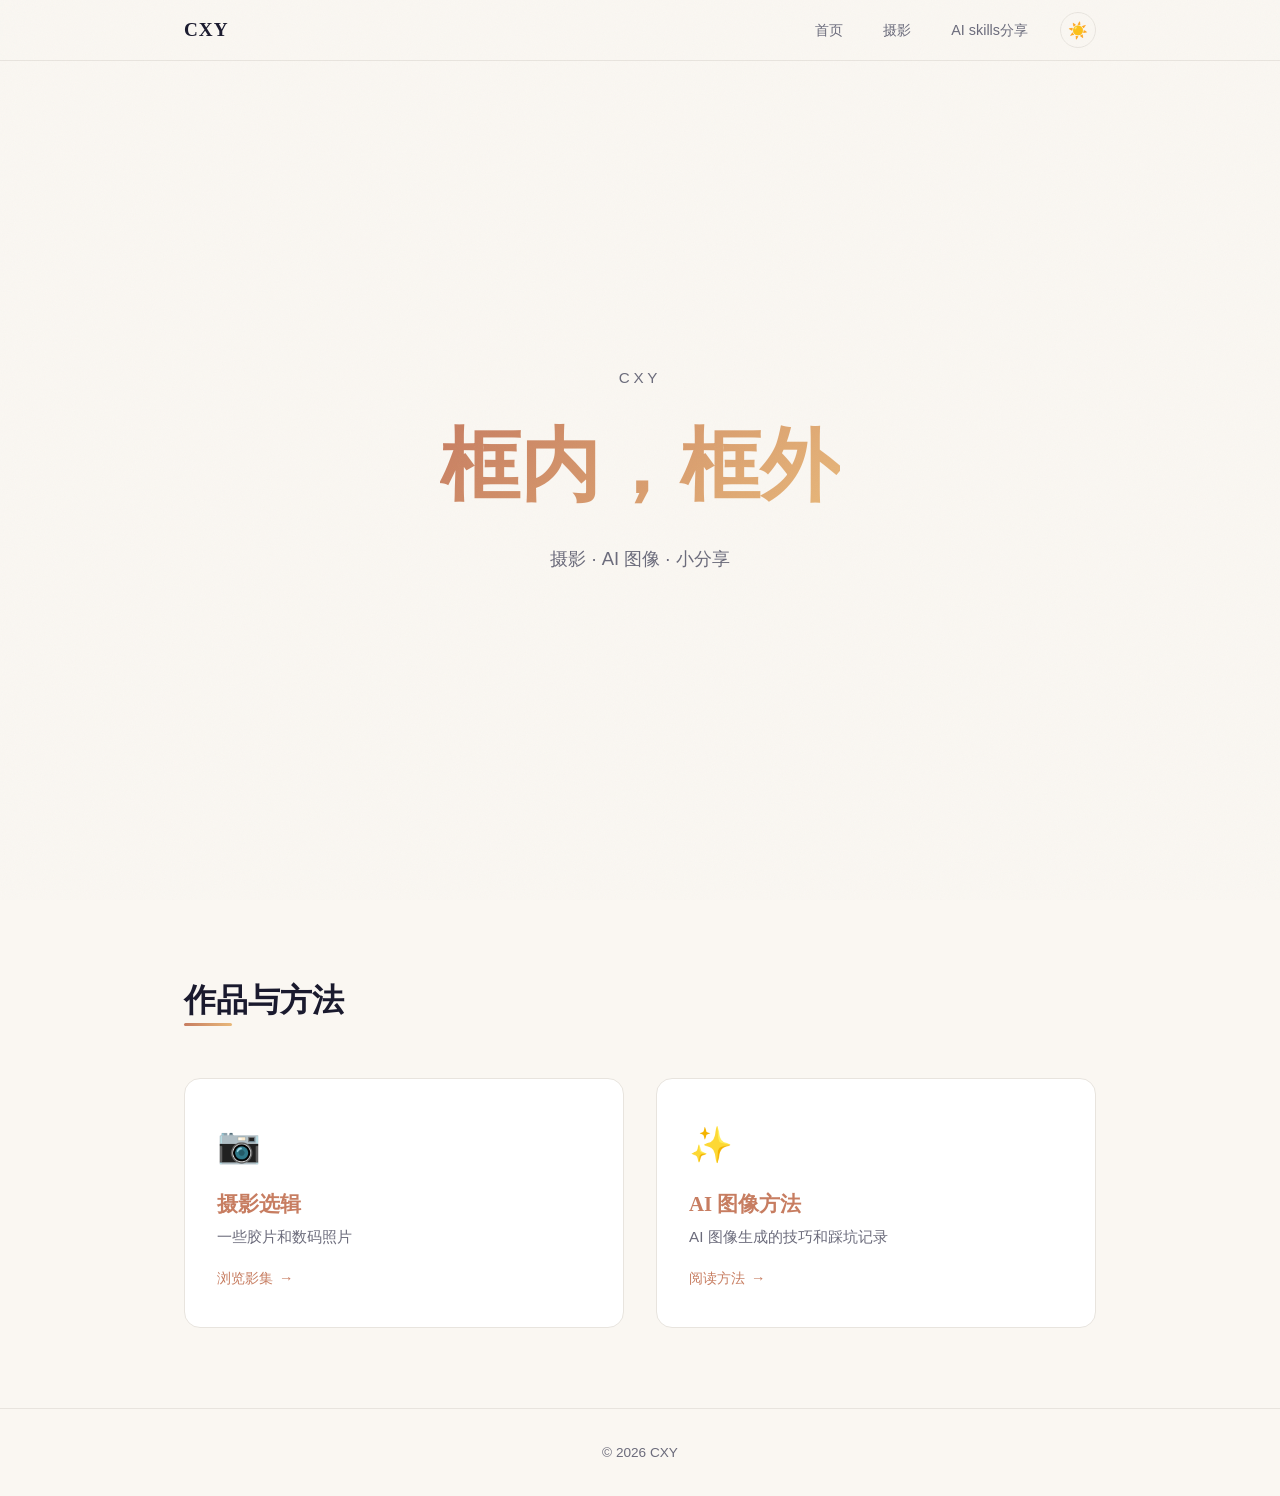
<file: index.html>
<!DOCTYPE html>
<html lang="zh-CN">
<head>
  <meta charset="UTF-8">
  <meta name="viewport" content="width=device-width, initial-scale=1.0">
  <meta name="description" content="CXY 的个人站">
  <title>CXY的个人站</title>
  <link rel="stylesheet" href="/css/style.css">
  <link rel="icon" href="data:image/svg+xml,<svg xmlns='http://www.w3.org/2000/svg' viewBox='0 0 100 100'><text y='.9em' font-size='90'>✦</text></svg>">
</head>
<body>

  <!-- Navigation -->
  <nav class="nav">
    <div class="nav-inner">
      <a href="/" class="nav-logo">CXY</a>
      <ul class="nav-links">
        <li><a href="/">首页</a></li>
        <li><a href="/photography/">摄影</a></li>
        <li><a href="/ai-skills/">AI skills分享</a></li>
        <li>
          <button id="themeToggle" class="theme-toggle" aria-label="切换主题">☀️</button>
        </li>
      </ul>
    </div>
  </nav>

  <!-- Hero -->
  <section class="hero">
    <p class="hero-subtitle reveal">CXY</p>
    <h1 class="hero-title reveal">框内，框外</h1>
    <p class="hero-desc reveal">
      摄影 · AI 图像 · 小分享
    </p>
  </section>

  <!-- Projects -->
  <section class="section" id="projects">
    <div class="container">
      <h2 class="section-title reveal">作品与方法</h2>
      <div class="project-grid">
        <a href="/photography/" class="project-card reveal">
          <span class="project-card-icon">📷</span>
          <h3>摄影选辑</h3>
          <p>一些胶片和数码照片</p>
          <span class="card-link">浏览影集</span>
        </a>
        <a href="/ai-skills/" class="project-card reveal">
          <span class="project-card-icon">✨</span>
          <h3>AI 图像方法</h3>
          <p>AI 图像生成的技巧和踩坑记录</p>
          <span class="card-link">阅读方法</span>
        </a>
      </div>
    </div>
  </section>

  <!-- Footer -->
  <footer class="footer">
    <div class="container">
      <p>&copy; 2026 CXY</p>
    </div>
  </footer>

  <script src="/js/main.js"></script>
</body>
</html>
</file>
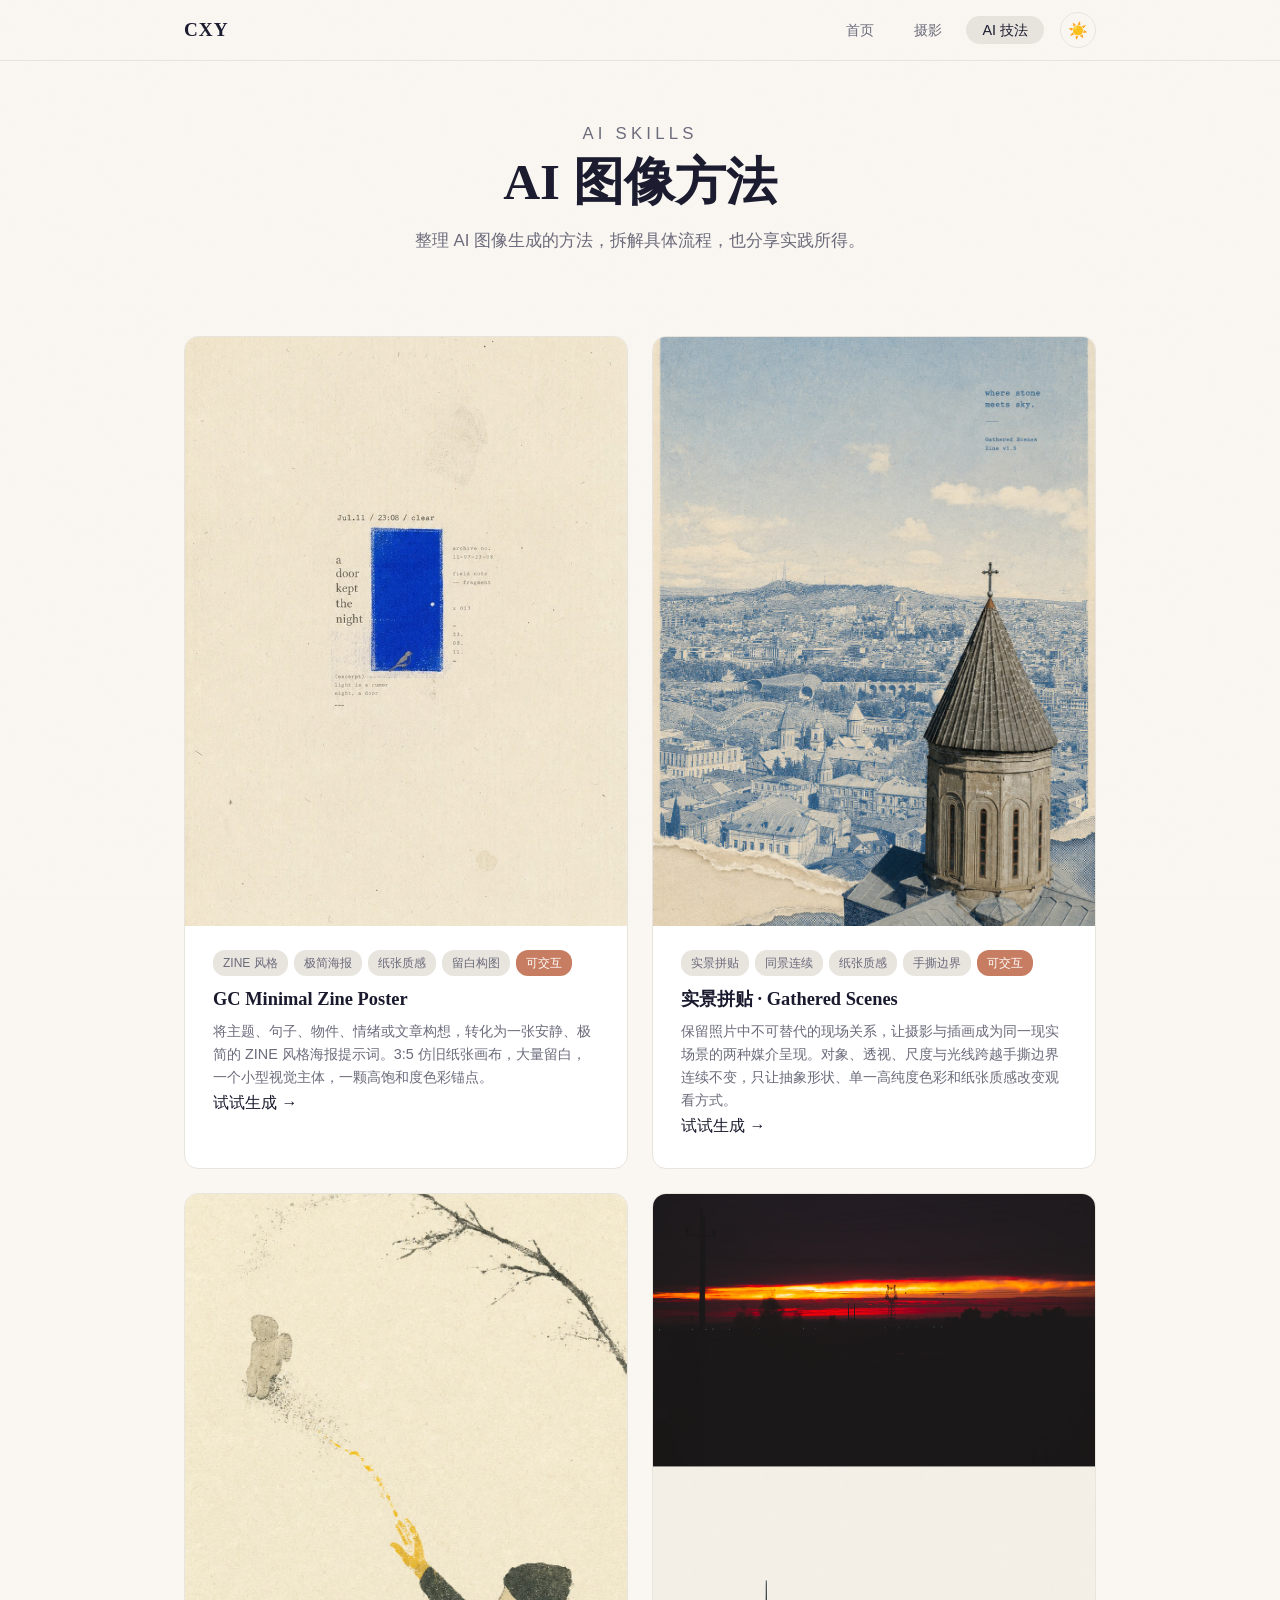
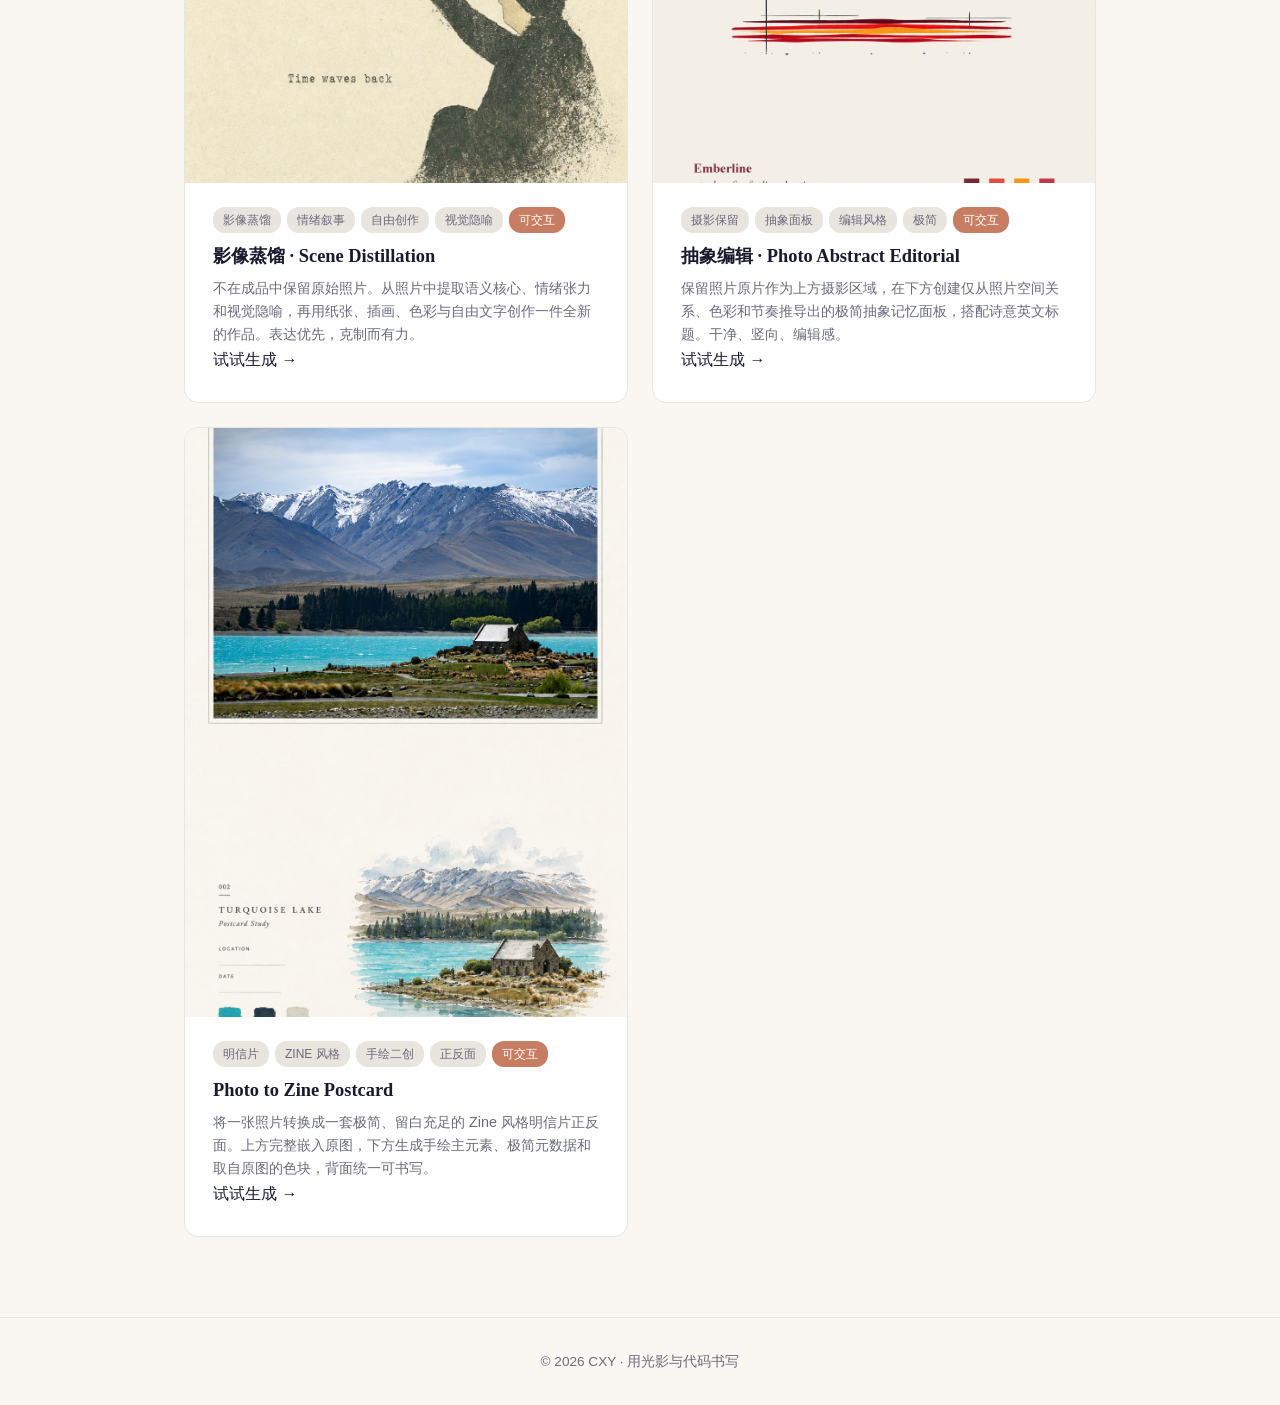
<file: ai-skills/index.html>
<!DOCTYPE html>
<html lang="zh-CN">
<head>
  <meta charset="UTF-8">
  <meta name="viewport" content="width=device-width, initial-scale=1.0">
  <meta name="description" content="CXY 的 AI 作图技能收集">
  <title>AI 技能 · CXY</title>
  <link rel="stylesheet" href="/css/style.css">
  <link rel="icon" href="data:image/svg+xml,<svg xmlns='http://www.w3.org/2000/svg' viewBox='0 0 100 100'><text y='.9em' font-size='90'>✨</text></svg>">
  <style>
    /* ============ Skill Card ============ */
    .skill-card { padding: 0; overflow: hidden; }
    .skill-card-img {
      width: 100%; aspect-ratio: 3/4; overflow: hidden; background: var(--border);
    }
    .skill-card-img img {
      width: 100%; height: 100%; object-fit: cover; display: block;
      transition: transform 0.6s ease;
    }
    .skill-card:hover .skill-card-img img { transform: scale(1.05); }
    .skill-card-body { padding: 24px 28px 28px; }
    .skill-card-body .card-link { margin-top: 0.5rem; }

    /* ============ Skill Detail ============ */
    .skill-detail {
      display: none; margin-top: 2rem;
      background: var(--bg-card); border: 1px solid var(--border); border-radius: 16px; overflow: hidden;
    }
    .skill-detail.active { display: block; }
    .skill-detail-banner {
      width: 100%; aspect-ratio: 3/1; overflow: hidden; background: var(--border);
    }
    .skill-detail-banner img {
      width: 100%; height: 100%; object-fit: cover; display: block;
    }
    .skill-detail-body { padding: 32px 40px 40px; }
    @media (max-width: 640px) { .skill-detail-body { padding: 20px 24px 24px; } }

    .skill-detail-header {
      display: flex; justify-content: space-between; align-items: flex-start; margin-bottom: 0.75rem;
    }
    .skill-detail-header h2 { font-size: 1.5rem; }
    .skill-detail-header .close-btn {
      background: none; border: 1px solid var(--border); border-radius: 50%;
      width: 32px; height: 32px; cursor: pointer; font-size: 1.1rem;
      color: var(--text-muted); transition: all var(--transition); flex-shrink: 0;
    }
    .skill-detail-header .close-btn:hover { color: var(--text); border-color: var(--text-muted); }
    .skill-detail-desc { color: var(--text-muted); font-size: 0.95rem; margin-bottom: 2rem; line-height: 1.7; }

    /* ============ Form ============ */
    .prompt-form { display: grid; gap: 28px; }
    .form-section-label {
      font-size: 0.8rem; text-transform: uppercase; letter-spacing: 0.12em;
      color: var(--text-muted); font-weight: 600;
      border-bottom: 1px solid var(--border); padding-bottom: 8px; margin-bottom: 16px;
    }
    .form-group { display: flex; flex-direction: column; gap: 8px; }
    .form-group label {
      font-size: 0.85rem; font-weight: 600; color: var(--text);
    }
    .form-group label .hint { font-weight: 400; color: var(--text-muted); font-size: 0.78rem; }
    .form-group input, .form-group textarea {
      padding: 10px 14px; border: 1px solid var(--border); border-radius: 8px;
      background: var(--bg); color: var(--text); font-size: 0.9rem;
      font-family: inherit; transition: border-color var(--transition);
    }
    .form-group input:focus, .form-group textarea:focus { outline: none; border-color: var(--accent-1); }
    .form-group textarea { resize: vertical; min-height: 80px; }
    .form-row { display: grid; grid-template-columns: 1fr 1fr; gap: 20px; }
    .form-group.full { grid-column: 1 / -1; }
    @media (max-width: 640px) { .form-row { grid-template-columns: 1fr; } }

    /* ============ Visual Selectors ============ */
    .color-swatches { display: flex; flex-wrap: wrap; gap: 10px; }
    .color-swatch {
      width: 36px; height: 36px; border-radius: 50%; cursor: pointer;
      border: 3px solid transparent; transition: all var(--transition);
      flex-shrink: 0; position: relative;
    }
    .color-swatch:hover { transform: scale(1.15); }
    .color-swatch.selected { border-color: var(--text); box-shadow: 0 0 0 2px var(--bg-card); }
    .color-swatch .tooltip {
      position: absolute; bottom: -28px; left: 50%; transform: translateX(-50%);
      font-size: 0.65rem; color: var(--text-muted); white-space: nowrap;
      opacity: 0; pointer-events: none; transition: opacity 0.2s;
    }
    .color-swatch:hover .tooltip { opacity: 1; }

    .chip-grid { display: flex; flex-wrap: wrap; gap: 8px; }
    .chip-option {
      cursor: pointer; border: 2px solid var(--border); border-radius: 20px;
      padding: 7px 16px; font-size: 0.82rem; color: var(--text-muted);
      transition: all var(--transition); background: var(--bg);
    }
    .chip-option:hover { border-color: var(--text-muted); color: var(--text); }
    .chip-option.selected {
      border-color: var(--accent-1); background: var(--bg-card); color: var(--text); font-weight: 600;
    }

    .layout-grid { display: grid; grid-template-columns: repeat(auto-fill, minmax(100px, 1fr)); gap: 10px; }
    .layout-option {
      cursor: pointer; border: 2px solid var(--border); border-radius: 10px;
      padding: 10px 8px 8px; text-align: center;
      transition: all var(--transition); background: var(--bg);
    }
    .layout-option:hover { border-color: var(--text-muted); }
    .layout-option.selected { border-color: var(--accent-1); background: var(--bg-card); }
    .layout-diagram {
      width: 100%; aspect-ratio: 3/4; background: var(--border); border-radius: 4px;
      margin-bottom: 6px; position: relative; overflow: hidden;
    }
    .layout-diagram .dot {
      position: absolute; border-radius: 2px; background: var(--accent-1); opacity: 0.8;
    }
    .layout-option .label { font-size: 0.7rem; color: var(--text-muted); line-height: 1.2; }
    .layout-option.selected .label { color: var(--text); font-weight: 600; }

    .anchor-grid { display: grid; grid-template-columns: repeat(auto-fill, minmax(90px, 1fr)); gap: 8px; }
    .anchor-option {
      cursor: pointer; border: 2px solid var(--border); border-radius: 10px;
      padding: 12px 8px; text-align: center;
      transition: all var(--transition); background: var(--bg);
    }
    .anchor-option:hover { border-color: var(--text-muted); }
    .anchor-option.selected { border-color: var(--accent-1); background: var(--bg-card); }
    .anchor-option .icon { font-size: 1.5rem; display: block; margin-bottom: 4px; }
    .anchor-option .label { font-size: 0.65rem; color: var(--text-muted); line-height: 1.2; }
    .anchor-option.selected .label { color: var(--text); font-weight: 600; }

    .tension-grid { display: grid; grid-template-columns: repeat(auto-fill, minmax(110px, 1fr)); gap: 8px; }
    .tension-option {
      cursor: pointer; border: 2px solid var(--border); border-radius: 10px;
      padding: 14px 8px; text-align: center;
      transition: all var(--transition); background: var(--bg);
    }
    .tension-option:hover { border-color: var(--text-muted); }
    .tension-option.selected { border-color: var(--accent-1); background: var(--bg-card); }
    .tension-option .icon { font-size: 1.3rem; display: block; margin-bottom: 4px; }
    .tension-option .label { font-size: 0.7rem; color: var(--text-muted); line-height: 1.2; }
    .tension-option.selected .label { color: var(--text); font-weight: 600; }

    /* ============ Prompt Output ============ */
    .prompt-output { display: none; margin-top: 28px; }
    .prompt-output.active { display: block; }
    .prompt-output textarea {
      width: 100%; min-height: 200px; padding: 16px;
      border: 1px solid var(--border); border-radius: 10px;
      background: var(--bg); color: var(--text);
      font-family: 'SF Mono', 'Menlo', 'Monaco', 'Courier New', monospace;
      font-size: 0.82rem; line-height: 1.7; resize: vertical;
    }
    .prompt-output textarea:focus { outline: none; border-color: var(--accent-1); }
    .prompt-actions { display: flex; gap: 10px; margin-top: 12px; flex-wrap: wrap; }
    .btn {
      padding: 10px 24px; border: none; border-radius: 8px;
      font-size: 0.9rem; font-weight: 500; cursor: pointer;
      transition: all var(--transition); font-family: inherit;
    }
    .btn-primary { background: var(--accent-1); color: #fff; }
    .btn-primary:hover { background: #b56a4e; }
    .btn-copy { background: transparent; border: 1px solid var(--border); color: var(--text-muted); }
    .btn-copy:hover { border-color: var(--accent-1); color: var(--accent-1); }
    .btn-copy.copied { border-color: #4caf50; color: #4caf50; }

    .toast {
      position: fixed; bottom: 32px; left: 50%; transform: translateX(-50%) translateY(80px);
      background: var(--text); color: var(--bg); padding: 10px 24px; border-radius: 8px;
      font-size: 0.85rem; opacity: 0; transition: all 0.4s ease;
      pointer-events: none; z-index: 9999;
    }
    .toast.show { opacity: 1; transform: translateX(-50%) translateY(0); }

    .slider { -webkit-appearance: none; appearance: none; width: 100%; height: 6px; border-radius: 3px; background: var(--border); outline: none; margin: 8px 0; }
    .slider::-webkit-slider-thumb { -webkit-appearance: none; appearance: none; width: 18px; height: 18px; border-radius: 50%; background: var(--accent-1); cursor: pointer; border: 2px solid var(--bg-card); transition: transform 0.2s; }
    .slider::-webkit-slider-thumb:hover { transform: scale(1.15); }
    .slider::-moz-range-thumb { width: 18px; height: 18px; border-radius: 50%; background: var(--accent-1); cursor: pointer; border: 2px solid var(--bg-card); }
  </style>
</head>
<body>
  <nav class="nav">
    <div class="nav-inner">
      <a href="/" class="nav-logo">CXY</a>
      <ul class="nav-links">
        <li><a href="/">首页</a></li>
        <li><a href="/photography/">摄影</a></li>
        <li><a href="/ai-skills/">AI 技法</a></li>
        <li><button id="themeToggle" class="theme-toggle" aria-label="切换主题">☀️</button></li>
      </ul>
    </div>
  </nav>

  <header class="page-header">
    <div class="container">
      <p class="hero-subtitle reveal">AI Skills</p>
      <h1 class="reveal">AI 图像方法</h1>
      <p class="reveal">整理 AI 图像生成的方法，拆解具体流程，也分享实践所得。</p>
    </div>
  </header>

  <section class="section" style="padding-top:0;">
    <div class="container">
      <div class="skills-grid" id="skillsContainer"></div>

      <div class="skill-detail" id="skillDetail">
        <div class="skill-detail-banner" id="detailBanner"></div>
        <div class="skill-detail-body">
          <div class="skill-detail-header">
            <div>
              <h2 id="detailTitle"></h2>
              <div class="skill-card-tags" id="detailTags" style="margin-top:8px;"></div>
            </div>
            <button class="close-btn" id="closeDetail">✕</button>
          </div>
          <p class="skill-detail-desc" id="detailDesc"></p>

          <form class="prompt-form" id="promptForm">
            <div id="formFields"></div>
            <button type="submit" class="btn btn-primary" style="width:100%;padding:14px;font-size:1rem;">✨ 生成 Prompt</button>
          </form>

          <div class="prompt-output" id="promptOutput">
            <label style="font-size:0.85rem;font-weight:600;display:block;margin-bottom:8px;">生成的 Prompt</label>
            <textarea id="promptResult" readonly></textarea>
            <div class="prompt-actions">
              <button class="btn btn-copy" id="copyBtn">📋 复制</button>
              <button class="btn btn-primary" id="regenerateBtn">🔄 重新生成</button>
            </div>
          </div>
        </div>
      </div>
    </div>
  </section>

  <div class="toast" id="toast"></div>

  <footer class="footer">
    <div class="container"><p>&copy; 2026 CXY · 用光影与代码书写</p></div>
  </footer>

  <script src="/js/main.js"></script>
  <script>
    // =============================================
    // Skills Data
    // =============================================
    const skills = [
      {
        id: 'zine-poster',
        title: 'GC Minimal Zine Poster',
        desc: '将主题、句子、物件、情绪或文章构想，转化为一张安静、极简的 ZINE 风格海报提示词。3:5 仿旧纸张画布，大量留白，一个小型视觉主体，一颗高饱和度色彩锚点。',
        tags: ['ZINE 风格', '极简海报', '纸张质感', '留白构图'],
        img: 'night-door.jpeg',
        banner: 'yellow-step.jpeg'
      },
      {
        id: 'gathered-scenes',
        title: '实景拼贴 · Gathered Scenes',
        desc: '保留照片中不可替代的现场关系，让摄影与插画成为同一现实场景的两种媒介呈现。对象、透视、尺度与光线跨越手撕边界连续不变，只让抽象形状、单一高纯度色彩和纸张质感改变观看方式。',
        tags: ['实景拼贴', '同景连续', '纸张质感', '手撕边界'],
        img: 'gathered-scene-1.jpg',
        banner: 'gathered-scene-2.jpg'
      },
      {
        id: 'scene-distillation',
        title: '影像蒸馏 · Scene Distillation',
        desc: '不在成品中保留原始照片。从照片中提取语义核心、情绪张力和视觉隐喻，再用纸张、插画、色彩与自由文字创作一件全新的作品。表达优先，克制而有力。',
        tags: ['影像蒸馏', '情绪叙事', '自由创作', '视觉隐喻'],
        img: 'distillation-1.jpg',
        banner: 'distillation-2.jpg'
      },
      {
        id: 'photo-abstract-editorial',
        title: '抽象编辑 · Photo Abstract Editorial',
        desc: '保留照片原片作为上方摄影区域，在下方创建仅从照片空间关系、色彩和节奏推导出的极简抽象记忆面板，搭配诗意英文标题。干净、竖向、编辑感。',
        tags: ['摄影保留', '抽象面板', '编辑风格', '极简'],
        img: 'abstract-editorial-1.jpg',
        banner: 'abstract-editorial-card.jpg'
      },
      {
        id: 'photo-zine-postcard',
        title: 'Photo to Zine Postcard',
        desc: '将一张照片转换成一套极简、留白充足的 Zine 风格明信片正反面。上方完整嵌入原图，下方生成手绘主元素、极简元数据和取自原图的色块，背面统一可书写。',
        tags: ['明信片', 'ZINE 风格', '手绘二创', '正反面'],
        img: 'turquoise-lake.png',
        banner: 'forest-homestead.png'
      }
    ];

    // =============================================
    // Shared Data
    // =============================================
    const COLORS = [
      { id: 'cobalt-blue', label: '钴蓝', hex: '#0047ab' },
      { id: 'ultramarine', label: '群青', hex: '#120a8f' },
      { id: 'cyan', label: '青色', hex: '#00bcd4' },
      { id: 'violet', label: '紫罗兰', hex: '#8b5cf6' },
      { id: 'magenta-pink', label: '品红', hex: '#e91e8a' },
      { id: 'lemon-yellow', label: '柠檬黄', hex: '#fff44f' },
      { id: 'pear-green', label: '梨绿', hex: '#a8d84f' },
      { id: 'orange', label: '橙色', hex: '#ff6b35' },
      { id: 'tomato-red', label: '番茄红', hex: '#e63946' }
    ];

    const PAPERS = [
      { id: 'warm-cream', label: '暖白' }, { id: 'cool-gray', label: '冷灰' },
      { id: 'ivory', label: '象牙白' }, { id: 'beige', label: '米色' },
      { id: 'light-ochre', label: '浅赭' }, { id: 'faded-newsprint', label: '新闻纸' }
    ];

    const MOODS = [
      { id: 'none', label: '不选' }, { id: 'custom', label: '自定义 ✏️' },
      { id: 'quiet', label: '安静' }, { id: 'summer', label: '夏日' },
      { id: 'solitude', label: '孤独' }, { id: 'childhood', label: '童年' },
      { id: 'seaside', label: '海边' }, { id: 'afternoon', label: '午后' },
      { id: 'night', label: '夜晚' }, { id: 'memory', label: '记忆' },
      { id: 'slight-surrealism', label: '超现实' }
    ];

    const TENSIONS = [
      { id: 'intimacy-distance', label: '亲密 / 距离', icon: '↔️' },
      { id: 'shelter-confinement', label: '庇护 / 束缚', icon: '🏠' },
      { id: 'movement-stillness', label: '运动 / 静止', icon: '⚡' },
      { id: 'smallness-vastness', label: '渺小 / 广阔', icon: '⛰️' },
      { id: 'warmth-coldness', label: '温暖 / 寒冷', icon: '🌡️' },
      { id: 'memory-disappearance', label: '记忆 / 消逝', icon: '🕯️' },
      { id: 'order-growth', label: '秩序 / 生长', icon: '🌱' },
      { id: 'visibility-concealment', label: '可见 / 隐藏', icon: '👁️' },
      { id: 'permanence-fragility', label: '永恒 / 脆弱', icon: '🪨' }
    ];

    const COLOR_MAP = {
      'cobalt-blue': 'fully saturated cobalt-blue', 'ultramarine': 'opaque ultramarine',
      'cyan': 'vivid cyan', 'violet': 'deep violet', 'magenta-pink': 'bright magenta-pink',
      'lemon-yellow': 'pure lemon-yellow', 'pear-green': 'vivid pear-green',
      'orange': 'warm saturated orange', 'tomato-red': 'clean tomato-red'
    };
    const PAPER_MAP = {
      'warm-cream': 'warm cream aged paper', 'cool-gray': 'cool gray aged paper',
      'ivory': 'ivory-toned vintage paper', 'beige': 'beige antique paper',
      'light-ochre': 'light ochre aged paper', 'faded-newsprint': 'faded newsprint paper'
    };

    // =============================================
    // Form Builders
    // =============================================
    function buildColorSwatches(containerId, stateKey, defaultVal) {
      const c = document.getElementById(containerId);
      COLORS.forEach(clr => {
        const el = document.createElement('div');
        el.className = `color-swatch${clr.id === defaultVal ? ' selected' : ''}`;
        el.style.background = clr.hex;
        if (clr.id === 'lemon-yellow') el.style.border = '2px solid #ddd';
        el.innerHTML = `<span class="tooltip">${clr.label}</span>`;
        el.dataset.value = clr.id;
        el.addEventListener('click', () => {
          c.querySelectorAll('.color-swatch').forEach(s => s.classList.remove('selected'));
          el.classList.add('selected');
          window[stateKey] = clr.id;
        });
        c.appendChild(el);
      });
    }

    function buildChips(containerId, items, stateKey, defaultVal) {
      const c = document.getElementById(containerId);
      items.forEach(item => {
        const el = document.createElement('div');
        const id = item.id || item;
        el.className = `chip-option${id === defaultVal ? ' selected' : ''}`;
        el.textContent = item.label || item;
        el.dataset.value = id;
        el.addEventListener('click', () => {
          c.querySelectorAll('.chip-option').forEach(s => s.classList.remove('selected'));
          el.classList.add('selected');
          window[stateKey] = id;
        });
        c.appendChild(el);
      });
    }

    function buildTensionGrid(containerId, items, stateKey, defaultVal) {
      const c = document.getElementById(containerId);
      items.forEach(item => {
        const el = document.createElement('div');
        el.className = `tension-option${item.id === defaultVal ? ' selected' : ''}`;
        el.innerHTML = `<span class="icon">${item.icon}</span><div class="label">${item.label}</div>`;
        el.dataset.value = item.id;
        el.addEventListener('click', () => {
          c.querySelectorAll('.tension-option').forEach(s => s.classList.remove('selected'));
          el.classList.add('selected');
          window[stateKey] = item.id;
        });
        c.appendChild(el);
      });
    }

    // =============================================
    // Skill-Specific Form Definitions
    // =============================================
    const FORM_DEFS = {
      'zine-poster': {
        state: { color: 'orange', paper: 'warm-cream', layout: 'dual-panel', anchor: 'flat-silhouette', texture: 'risograph-grain', mood: 'quiet' },
        html: function() {
          return `
            <div><div class="form-section-label">内容</div>
              <div class="form-group full"><label>主题 / 主体 <span class="hint">— 海报的核心内容</span></label>
                <input type="text" id="fSubject" placeholder="例如：雨天的旧书店、海边黄昏、一只旧皮箱..."></div>
              <div class="form-group full" style="margin-top:16px;"><label>海报文字 <span class="hint">— 可选</span></label>
                <input type="text" id="fText" placeholder="留空则自动生成"></div>
            </div>
            <div><div class="form-section-label">色彩</div>
              <div class="form-group"><label>色彩模式</label><div class="chip-grid" id="zp-colorMode"></div></div>
              <div class="form-group" style="margin-top:16px;"><label>强调色 <span class="hint">— 彩色模式有效</span></label><div class="color-swatches" id="zp-color"></div></div>
              <div class="form-group" style="margin-top:16px;"><label>饱和度 <span class="hint">— 左高饱 · 中原片 · 右低饱</span></label>
                <input type="range" id="zp-saturation" min="0" max="100" value="50" class="slider">
                <div style="display:flex;justify-content:space-between;font-size:0.75rem;color:var(--text-muted);margin-top:4px;">
                  <span>高饱</span><span id="zp-saturation-val">原片</span><span>低饱</span>
                </div></div>
              <div class="form-group" style="margin-top:16px;"><label>纸张色调</label><div class="chip-grid" id="zp-paper"></div></div>
            </div>
            <div><div class="form-section-label">布局</div>
              <div class="form-group"><label>布局风格</label><div class="layout-grid" id="zp-layout"></div></div>
              <div class="form-group" style="margin-top:16px;"><label>留白占比 <span class="hint">— 画面中空纸的比例</span></label>
                <input type="range" id="zp-emptySpace" min="40" max="95" value="80" class="slider">
                <div style="display:flex;justify-content:space-between;font-size:0.75rem;color:var(--text-muted);margin-top:4px;">
                  <span>紧凑 40%</span><span id="zp-emptySpace-val">80%</span><span>极简 95%</span>
                </div></div>
            </div>
            <div><div class="form-section-label">风格</div>
              <div class="form-row"><div class="form-group"><label>图像锚点</label><div class="anchor-grid" id="zp-anchor"></div></div>
                <div class="form-group"><label>纹理质感</label><div class="chip-grid" id="zp-texture"></div></div>
              </div>
              <div class="form-group full" style="margin-top:16px;"><label>情绪氛围</label><div class="chip-grid" id="zp-mood"></div></div>
              <div class="form-group full" id="zp-mood-custom-wrap" style="margin-top:12px;display:none;"><input type="text" id="zpMoodCustom" placeholder="用中文或英文描述你想要的画面情绪..."></div>
            </div>`;
        },
        init: function() {
          buildChips('zp-colorMode', [
            { id: 'color', label: '彩色' }, { id: 'bw', label: '黑白' }
          ], '_zpColorMode', 'color');
          buildColorSwatches('zp-color', '_zpColor', 'orange');
          buildChips('zp-paper', PAPERS, '_zpPaper', 'warm-cream');
          buildChips('zp-texture', [
            { id: 'xerox-softness', label: '复印柔化' }, { id: 'risograph-grain', label: '孔版印刷颗粒' },
            { id: 'letterpress-ink-bleed', label: '凸版油墨晕染' }, { id: 'halftone-degradation', label: '网点退化' },
            { id: 'film-grain', label: '胶片颗粒' }, { id: 'scan-noise', label: '扫描噪点' },
            { id: 'aged-paper-mottling', label: '仿旧纸张斑驳' }
          ], '_zpTexture', 'risograph-grain');
          buildChips('zp-mood', MOODS, '_zpMood', 'quiet');
          document.querySelectorAll('#zp-mood .chip-option').forEach(chip => {
            chip.addEventListener('click', function() {
              setTimeout(() => {
                const wrap = document.getElementById('zp-mood-custom-wrap');
                if (wrap) wrap.style.display = window._zpMood === 'custom' ? '' : 'none';
              }, 10);
            });
          });
          // Layout
          const layouts = [
            { id: 'center-fragment', label: '居中碎片' }, { id: 'lower-left-float', label: '左下浮动' },
            { id: 'upper-right-block', label: '右上区块' }, { id: 'dual-panel', label: '双面板' },
            { id: 'irregular-cutout', label: '不规则剪裁' }, { id: 'type-led', label: '文字主导' },
            { id: 'single-specimen', label: '单一标本' }
          ];
          const diags = {
            'center-fragment': [{x:38,y:35,w:24,h:30}],
            'lower-left-float': [{x:5,y:55,w:28,h:35}],
            'upper-right-block': [{x:55,y:5,w:30,h:25}],
            'dual-panel': [{x:10,y:20,w:35,h:25},{x:50,y:50,w:35,h:25}],
            'irregular-cutout': [{x:20,y:25,w:40,h:45,clip:true}],
            'type-led': [{x:15,y:30,w:55,h:8},{x:15,y:45,w:40,h:8},{x:15,y:60,w:50,h:8}],
            'single-specimen': [{x:30,y:30,w:30,h:35}]
          };
          const lc = document.getElementById('zp-layout');
          layouts.forEach(l => {
            const el = document.createElement('div');
            el.className = `layout-option${l.id === 'dual-panel' ? ' selected' : ''}`;
            const dots = (diags[l.id]||[]).map(d =>
              `<div class="dot" style="left:${d.x}%;top:${d.y}%;width:${d.w}%;height:${d.h}%"></div>`
            ).join('');
            el.innerHTML = `<div class="layout-diagram">${dots}</div><div class="label">${l.label}</div>`;
            el.dataset.value = l.id;
            el.addEventListener('click', () => {
              lc.querySelectorAll('.layout-option').forEach(s => s.classList.remove('selected'));
              el.classList.add('selected');
              window._zpLayout = l.id;
            });
            lc.appendChild(el);
          });
          // Anchor
          const anchors = [
            { id: 'tiny-faded-photo', label: '褪色照片', icon: '🌫️' },
            { id: 'torn-paper-clipping', label: '撕纸剪报', icon: '✂️' },
            { id: 'flat-silhouette', label: '扁平剪影', icon: '◼️' },
            { id: 'solid-color-block', label: '纯色色块', icon: '🟧' },
            { id: 'old-printed-illustration', label: '旧印刷插图', icon: '🖨️' },
            { id: 'object-specimen', label: '物件标本', icon: '🔍' },
            { id: 'translucent-geometric', label: '半透明几何', icon: '◇' },
            { id: 'abstract-texture', label: '抽象纹理', icon: '〰️' }
          ];
          const ac = document.getElementById('zp-anchor');
          anchors.forEach(a => {
            const el = document.createElement('div');
            el.className = `anchor-option${a.id === 'flat-silhouette' ? ' selected' : ''}`;
            el.innerHTML = `<span class="icon">${a.icon}</span><div class="label">${a.label}</div>`;
            el.dataset.value = a.id;
            el.addEventListener('click', () => {
              ac.querySelectorAll('.anchor-option').forEach(s => s.classList.remove('selected'));
              el.classList.add('selected');
              window._zpAnchor = a.id;
            });
            ac.appendChild(el);
          });
          // Slider: empty space
          const esSlider = document.getElementById('zp-emptySpace');
          const esVal = document.getElementById('zp-emptySpace-val');
          if (esSlider) {
            esSlider.addEventListener('input', () => {
              window._zpEmptySpace = parseInt(esSlider.value);
              if (esVal) esVal.textContent = esSlider.value + '%';
            });
          }
          // Slider: saturation
          const satSlider = document.getElementById('zp-saturation');
          const satVal = document.getElementById('zp-saturation-val');
          if (satSlider) {
            satSlider.addEventListener('input', () => {
              window._zpSaturation = parseInt(satSlider.value);
              if (satVal) {
                const v = parseInt(satSlider.value);
                satVal.textContent = v < 30 ? '高饱' : v > 70 ? '低饱' : '原片';
              }
            });
          }
          window._zpColor = 'orange'; window._zpPaper = 'warm-cream'; window._zpColorMode = 'color';
          window._zpLayout = 'dual-panel'; window._zpAnchor = 'flat-silhouette'; window._zpEmptySpace = 80; window._zpSaturation = 50;
          window._zpTexture = 'risograph-grain'; window._zpMood = 'quiet';
        },
        generate: function() {
          const subject = document.getElementById('fSubject').value.trim();
          const text = document.getElementById('fText').value.trim();
          const color = COLOR_MAP[window._zpColor || 'orange'];
          const paper = PAPER_MAP[window._zpPaper || 'warm-cream'];
          const colorMode = window._zpColorMode || 'color';
          const emptySpace = window._zpEmptySpace || 80;
          const saturation = window._zpSaturation || 50;
          const layout = window._zpLayout || 'dual-panel';
          const anchor = window._zpAnchor || 'flat-silhouette';
          const texture = window._zpTexture || 'risograph-grain';
          const mood = window._zpMood || 'quiet';

          const layoutDesc = {
            'center-fragment': 'A tiny central visual cluster occupying about 12% of the frame, surrounded by vast empty space.',
            'lower-left-float': 'A small anchor in the lower-left quadrant, with abundant empty space above and to the right.',
            'upper-right-block': 'A small color/photo block in the upper-right region, with loose text drifting in the remaining space.',
            'dual-panel': 'Two small overlapping or adjacent panels with a narrow gap, creating a quiet diptych rhythm.',
            'irregular-cutout': 'A torn or organic paper shape carrying the image, with rough edges against the paper void.',
            'type-led': 'Typography is the primary visual anchor; the image element is secondary or minimal.',
            'single-specimen': 'One isolated object or mark placed as a specimen, with almost no support graphics.'
          }[layout] || 'A small visual cluster occupying about 15% of the canvas.';

          const anchorDesc = {
            'tiny-faded-photo': `a tiny faded black-and-white photograph of ${subject}, with softened edges and low contrast, appearing as a found archival print`,
            'torn-paper-clipping': `a torn-paper clipping featuring ${subject}, with rough deckled edges and a slightly yellowed paper fragment`,
            'flat-silhouette': `a flat silhouette of ${subject}, rendered as a solid cutout with clean edges against the paper void`,
            'solid-color-block': `a solid color block in the shape or suggestion of ${subject}, acting as a bold graphic anchor`,
            'old-printed-illustration': `an old printed illustration of ${subject}, with visible halftone dots and ink fading from age`,
            'object-specimen': `a single specimen of ${subject}, isolated like a museum object with a subtle shadow or pin`,
            'translucent-geometric': `a translucent geometric overlay suggesting ${subject}, with layered semi-opaque shapes`,
            'abstract-texture': `an abstract texture window evoking ${subject}, with organic marks and rubbed ink`
          }[anchor] || `a small visual representation of ${subject}`;

          const textLine = text ? `A short readable phrase: "${text}". ` : `A short poetic phrase related to "${subject}" appears as small serif type. `;

          const satDesc = saturation < 30 ? 'The image anchor has boosted, vibrant saturation — colors are rich and punchy, pushing toward hyper-saturation while keeping the low-contrast photocopy texture.' : saturation > 70 ? 'The image anchor is heavily desaturated, nearly muted — colors are faded, washed, with a drained, archival quality.' : 'The image anchor retains its natural, original saturation — true to the source.';

          const moodMap = {
            'quiet':'quiet,contemplative,sparse,diary-like','summer':'warm,nostalgic summer,hazy afternoon light',
            'solitude':'solitary,introspective,distant,meditative','childhood':'childhood memory,nostalgic,faded,tender',
            'seaside':'seaside atmosphere,salt air,coastal quiet','afternoon':'lazy afternoon,warm light,stillness',
            'night':'nocturnal,hushed,dim,shadowy,lunar','memory':'memory-like,archival,distant,ephemeral',
            'slight-surrealism':'slightly surreal,dream-adjacent,uncanny quiet'
          }[mood] || '';
          const customMood = mood === 'custom' ? (document.getElementById('zpMoodCustom')?.value.trim() || '') : '';
          const moodLine = mood === 'none' ? '' : mood === 'custom' && customMood ? `The overall mood is ${customMood}. ` : moodMap ? `The overall mood is ${moodMap}: ` : '';

          return [
            `A tall vertical 3:5 phone-poster format on ${paper}. Full-frame aged paper surface, no border, no mockup. About ${emptySpace}% of the canvas is empty paper. ${layoutDesc}`,
            `The image anchor is ${anchorDesc}. The anchor treatment uses low-contrast photocopy softness, with subtle ink bleed and a slightly misregistered feel that makes it belong to the paper. ${satDesc}`,
            `${textLine}Small serif or typewriter typography, set in a sparse arrangement. ${colorMode === 'bw'
              ? 'The entire poster is black-and-white or grayscale — no chromatic color anywhere. The accent comes from pure black ink, dense charcoal, or silver gelatin tones, occupying about 1.5% of the canvas or 20% of the visual cluster — clearly visible at thumbnail size.'
              : `The single high-chroma accent is ${color}, occupying about 1.5% of the canvas or 20% of the visual cluster — clearly visible at thumbnail size.`} Print defects include ${texture.replace(/-/g, ' ')}, with subtle scan noise and paper fiber texture throughout.`,
            `Flat orthographic scanned-paper appearance. Matte absorbent paper, diffuse light, low-to-medium contrast. ${moodLine}a Japanese/Korean indie zine or minimal editorial poster. No full-bleed scene, no commercial headline, no glossy mockup, no 3D, no cinematic lighting, no neon, no dense composition, no long clean text blocks.`
          ].join('\n\n');
        }
      },

      'gathered-scenes': {
        state: { color: 'cobalt-blue', paper: 'warm-cream', mood: 'quiet', lang: 'en' },
        html: function() {
          return `
            <div><div class="form-section-label">场景</div>
              <div class="form-group full"><label>场景描述 <span class="hint">— 可选，有照片时描述内容</span></label>
                <textarea id="gsScene" placeholder="可选。有参考图时简单描述场景，没有则留空，只靠参数生成通用 prompt"></textarea></div>
              <div class="form-row" style="margin-top:16px;">
                <div class="form-group"><label>语言模式 <span class="hint">— 海报文字语言</span></label>
                  <div class="chip-grid" id="gs-lang"></div></div>
                <div class="form-group"><label>自定义文字 <span class="hint">— 可选</span></label>
                  <input type="text" id="gsText" placeholder="留空则自动生成"></div>
              </div>
            </div>
            <div><div class="form-section-label">构图</div>
              <div class="form-group full"><label>布局方式 <span class="hint">— 选择预设方案或自行描述</span></label>
                <div class="chip-grid" id="gs-layout-mode"></div></div>
              <div class="form-group full" id="gs-layout-preset-wrap" style="margin-top:16px;"><label>实虚布局 <span class="hint">— 同一场景内摄影与插画的媒介分配</span></label>
                <div class="layout-grid" id="gs-layout"></div></div>
              <div class="form-group full" id="gs-layout-custom-wrap" style="margin-top:16px;display:none;"><label>自定义布局 <span class="hint">— 用中文描述你想要的实景与虚拟插画的布局方式</span></label>
                <textarea id="gsLayoutCustom" placeholder="例如：照片放在左上角占三分之一，右下角是手绘插画延伸，中间用不规则的撕纸边缘过渡..."></textarea></div>
              <div class="form-group full" id="gs-layout-visual-wrap" style="margin-top:16px;display:none;">
                <iframe id="gs-layout-iframe" src="/layout-editor/" style="width:100%;height:520px;border:1px solid var(--border);border-radius:8px;background:#f3efe8;" allow="clipboard-write"></iframe>
                <div style="font-size:0.7rem;color:var(--text-muted);margin-top:6px;">在上方编辑器中拖拽调整布局后，点击「应用」即可</div>
              </div>
              <div class="form-group full" style="margin-top:16px;"><label>插画来源 <span class="hint">— 插画区域描绘的是原图内容转译，还是原图之外的场景延伸</span></label>
                <div class="chip-grid" id="gs-illust-source"></div></div>
            </div>
            <div><div class="form-section-label">色彩</div>
              <div class="form-group"><label>强调色 <span class="hint">— 结构性的单一色彩</span></label>
                <div class="color-swatches" id="gs-color"></div></div>
              <div class="form-group" style="margin-top:16px;"><label>插画饱和度 <span class="hint">— 仅影响插画区域，左高饱 · 中原片 · 右低饱</span></label>
                <input type="range" id="gs-illust-sat" min="0" max="100" value="50" class="slider">
                <div style="display:flex;justify-content:space-between;font-size:0.75rem;color:var(--text-muted);margin-top:4px;">
                  <span>高饱</span><span id="gs-illust-sat-val">原片</span><span>低饱</span>
                </div></div>
              <div class="form-group" style="margin-top:16px;"><label>纸张色调</label>
                <div class="chip-grid" id="gs-paper"></div></div>
            </div>
            <div><div class="form-section-label">风格</div>
              <div class="form-row">
                <div class="form-group"><label>抽象程度</label>
                  <div class="chip-grid" id="gs-abstraction"></div></div>
                <div class="form-group"><label>情绪氛围</label>
                  <div class="chip-grid" id="gs-mood"></div></div>
              </div>
              <div class="form-group full" id="gs-mood-custom-wrap" style="margin-top:12px;display:none;"><input type="text" id="gsMoodCustom" placeholder="用中文或英文描述你想要的画面情绪..."></div>
            </div>`;
        },
        init: function() {
          buildColorSwatches('gs-color', '_gsColor', 'cobalt-blue');
          buildChips('gs-paper', PAPERS, '_gsPaper', 'warm-cream');
          buildChips('gs-mood', MOODS, '_gsMood', 'quiet');
          document.querySelectorAll('#gs-mood .chip-option').forEach(chip => {
            chip.addEventListener('click', function() {
              setTimeout(() => {
                const wrap = document.getElementById('gs-mood-custom-wrap');
                if (wrap) wrap.style.display = window._gsMood === 'custom' ? '' : 'none';
              }, 10);
            });
          });
          buildChips('gs-lang', [
            { id: 'en', label: 'English' }, { id: 'zh', label: '中文' },
            { id: 'bilingual', label: '中英双语' }
          ], '_gsLang', 'en');
          buildChips('gs-abstraction', [
            { id: 'low', label: '低 — 保留较多细节' },
            { id: 'medium', label: '中 — 适度的简化' },
            { id: 'high', label: '高 — 大幅抽象化' }
          ], '_gsAbstraction', 'medium');
          // Layout mode toggle
          buildChips('gs-layout-mode', [
            { id: 'preset', label: '预设布局' },
            { id: 'custom', label: '自定义描述' },
            { id: 'visual', label: '可视化编辑' }
          ], '_gsLayoutMode', 'preset');
          function toggleLayoutMode(mode) {
            const presetWrap = document.getElementById('gs-layout-preset-wrap');
            const customWrap = document.getElementById('gs-layout-custom-wrap');
            const visualWrap = document.getElementById('gs-layout-visual-wrap');
            if (presetWrap) presetWrap.style.display = mode === 'preset' ? '' : 'none';
            if (customWrap) customWrap.style.display = mode === 'custom' ? '' : 'none';
            if (visualWrap) visualWrap.style.display = mode === 'visual' ? '' : 'none';
          }
          toggleLayoutMode('preset');
          // Listen for layout data from visual editor iframe
          window.addEventListener('message', function(e) {
            if (e.data && e.data.type === 'gs-layout') {
              window._gsVisualLayout = e.data.layout;
              // Show a subtle indicator that layout was applied
              const visualWrap = document.getElementById('gs-layout-visual-wrap');
              if (visualWrap) {
                const indicator = visualWrap.querySelector('.layout-applied');
                if (!indicator) {
                  const div = document.createElement('div');
                  div.className = 'layout-applied';
                  div.style.cssText = 'font-size:0.7rem;color:#5a9a6e;margin-top:4px;';
                  div.textContent = '布局已应用 ✓';
                  visualWrap.appendChild(div);
                  setTimeout(() => { if (div.parentNode) div.remove(); }, 3000);
                }
              }
            }
          });
          document.querySelectorAll('#gs-layout-mode .chip-option').forEach(chip => {
            chip.addEventListener('click', function() {
              setTimeout(() => toggleLayoutMode(window._gsLayoutMode), 10);
            });
          });
          // Illustration source toggle
          buildChips('gs-illust-source', [
            { id: 'translate', label: '内容转译 — 插画是原图内容的纸媒转绘' },
            { id: 'extend', label: '外延扩展 — 在原图之外衔接新的插画内容' }
          ], '_gsIllustSource', 'translate');
          // Layout grid builder
          const gsLayouts = [
            { id: 'photo-top', label: '实上虚下' },
            { id: 'photo-bottom', label: '虚上实下' },
            { id: 'photo-left', label: '实左虚右' },
            { id: 'photo-right', label: '虚左实右' },
            { id: 'photo-inset', label: '实嵌虚中' },
            { id: 'illustration-inset', label: '虚嵌实中' },
            { id: 'diagonal-split', label: '实虚对角' },
            { id: 'photo-bg', label: '实为背景' },
            { id: 'illustration-bg', label: '虚为背景' }
          ];
          const gsDiags = {
            'photo-top': [
              { x:5, y:5, w:90, h:45, bg:'#8a9ba8' },
              { x:5, y:55, w:90, h:40, bg:'#c77d61' }
            ],
            'photo-bottom': [
              { x:5, y:5, w:90, h:40, bg:'#c77d61' },
              { x:5, y:50, w:90, h:45, bg:'#8a9ba8' }
            ],
            'photo-left': [
              { x:5, y:5, w:43, h:90, bg:'#8a9ba8' },
              { x:53, y:5, w:42, h:90, bg:'#c77d61' }
            ],
            'photo-right': [
              { x:5, y:5, w:42, h:90, bg:'#c77d61' },
              { x:52, y:5, w:43, h:90, bg:'#8a9ba8' }
            ],
            'photo-inset': [
              { x:5, y:5, w:90, h:90, bg:'#c77d61' },
              { x:25, y:28, w:45, h:40, bg:'#8a9ba8' }
            ],
            'illustration-inset': [
              { x:5, y:5, w:90, h:90, bg:'#8a9ba8' },
              { x:28, y:30, w:38, h:36, bg:'#c77d61' }
            ],
            'diagonal-split': [
              { x:5, y:5, w:75, h:45, bg:'#8a9ba8' },
              { x:22, y:48, w:73, h:47, bg:'#c77d61' }
            ],
            'photo-bg': [
              { x:5, y:5, w:90, h:90, bg:'#8a9ba8', opacity:0.5 },
              { x:20, y:20, w:55, h:55, bg:'#c77d61' }
            ],
            'illustration-bg': [
              { x:5, y:5, w:90, h:90, bg:'#c77d61', opacity:0.5 },
              { x:20, y:20, w:55, h:55, bg:'#8a9ba8' }
            ]
          };
          const lc = document.getElementById('gs-layout');
          gsLayouts.forEach(l => {
            const el = document.createElement('div');
            el.className = `layout-option${l.id === 'photo-top' ? ' selected' : ''}`;
            const dots = (gsDiags[l.id]||[]).map(d =>
              `<div class="dot" style="left:${d.x}%;top:${d.y}%;width:${d.w}%;height:${d.h}%;background:${d.bg};${d.rot ? `transform:rotate(${d.rot}deg);transform-origin:center;` : ''}border-radius:3px;"></div>`
            ).join('');
            el.innerHTML = `<div class="layout-diagram">${dots}</div><div class="label">${l.label}</div>`;
            el.dataset.value = l.id;
            el.addEventListener('click', () => {
              lc.querySelectorAll('.layout-option').forEach(s => s.classList.remove('selected'));
              el.classList.add('selected');
              window._gsLayout = l.id;
            });
            lc.appendChild(el);
          });

          // Slider: illustration saturation
          const illustSatSlider = document.getElementById('gs-illust-sat');
          const illustSatVal = document.getElementById('gs-illust-sat-val');
          if (illustSatSlider) {
            illustSatSlider.addEventListener('input', () => {
              window._gsIllustSat = parseInt(illustSatSlider.value);
              if (illustSatVal) {
                const v = parseInt(illustSatSlider.value);
                illustSatVal.textContent = v < 30 ? '高饱' : v > 70 ? '低饱' : '原片';
              }
            });
          }

          window._gsColor = 'cobalt-blue'; window._gsPaper = 'warm-cream';
          window._gsMood = 'quiet'; window._gsLang = 'en'; window._gsAbstraction = 'medium'; window._gsLayout = 'photo-top'; window._gsLayoutMode = 'preset'; window._gsIllustSource = 'translate'; window._gsIllustSat = 50; window._gsVisualLayout = '';
        },
        generate: function() {
          const scene = document.getElementById('gsScene').value.trim();
          const text = document.getElementById('gsText').value.trim();
          const color = COLOR_MAP[window._gsColor || 'cobalt-blue'];
          const paper = PAPER_MAP[window._gsPaper || 'warm-cream'];
          const mood = window._gsMood || 'quiet';
          const lang = window._gsLang || 'en';
          const absLevel = window._gsAbstraction || 'medium';
          const gsLayout = window._gsLayout || 'photo-top';
          const layoutMode = window._gsLayoutMode || 'preset';
          const customLayout = document.getElementById('gsLayoutCustom')?.value.trim() || '';
          const illustSource = window._gsIllustSource || 'translate';
          const illustSat = window._gsIllustSat || 50;
          const illustSatNote = illustSat < 30
            ? 'Illustration color saturation is boosted above the original photo — richer, more vibrant, more intense colors in all illustrated areas, while the photographic region retains its natural saturation. '
            : illustSat > 70
            ? 'Illustration color saturation is desaturated below the original photo — faded, washed, drained archival quality in all illustrated areas, while the photographic region retains its natural saturation. '
            : '';
          const absMap = { low: '30-40', medium: '60-80', high: '80-95' };
          const absLabelMap = { low: 'low', medium: 'medium', high: 'high' };
          const absRemove = absMap[absLevel];
          const absLabel = absLabelMap[absLevel];

          const langMode = lang === 'zh' ? 'Chinese-only' : lang === 'bilingual' ? 'Chinese-English bilingual' : 'English-only';
          const textLine = text ? lang === 'zh' ? `使用中文文字: "${text}"` : `Use the exact text: "${text}"` : '';

          const moodMap = {
            'quiet':'quiet, contemplative','summer':'warm, nostalgic summer','solitude':'solitary, meditative',
            'childhood':'childhood, nostalgic','seaside':'seaside, coastal','afternoon':'lazy afternoon, stillness',
            'night':'nocturnal, hushed','memory':'memory-like, archival','slight-surrealism':'slightly surreal'
          }[mood] || '';
          const customGsMood = mood === 'custom' ? (document.getElementById('gsMoodCustom')?.value.trim() || '') : '';
          const moodDesc = mood === 'none' ? '' : mood === 'custom' && customGsMood ? `${customGsMood} ` : moodMap ? `${moodMap} ` : '';

          const gsLayoutMap = {
            'photo-top': 'Composition: photo-top. Photography renders the upper 42-52% of one continuous scene; paper illustration renders the lower 48-58% of that same registered scene. The horizontal torn-material boundary changes medium only. Any horizon, structure, figure, terrain, shadow, or contour crossing it must continue at the identical position, scale, direction, and perspective. The eye path descends through the uninterrupted scene.',
            'photo-bottom': 'Composition: photo-bottom. Paper illustration renders the upper 42-52% of one continuous scene; photography renders the lower 48-58% of that same registered scene. The horizontal torn-material boundary changes medium only. Any horizon, structure, figure, terrain, shadow, or contour crossing it must continue at the identical position, scale, direction, and perspective. The eye path descends through the uninterrupted scene.',
            'photo-left': 'Composition: photo-left. Photography renders the left 40-50% of one continuous scene; paper illustration renders the right 50-60% in the same scene coordinates. The vertical torn-material boundary changes medium only. Align every crossing contour, perspective line, depth layer, and shadow exactly as the eye moves across the uninterrupted scene.',
            'photo-right': 'Composition: photo-right. Paper illustration renders the left 50-60% of one continuous scene; photography renders the right 40-50% in the same scene coordinates. The vertical torn-material boundary changes medium only. Align every crossing contour, perspective line, depth layer, and shadow exactly as the eye moves across the uninterrupted scene.',
            'photo-inset': 'Composition: photo-inset. Photography renders a central or slightly off-center 25-35% region at its true position inside one continuous scene. Paper illustration continues the immediately adjacent environment outward from all sides in the same coordinates, perspective, scale, occlusion, and light. The encircling torn edge is a material boundary around an in-place photographic region, never a detached photograph or a second composition.',
            'illustration-inset': 'Composition: illustration-inset. Paper illustration replaces a central or slightly off-center 25-35% region in place within the full photographic scene. Inside and outside the encircling torn edge, the same objects remain aligned in identity, position, contour, perspective, scale, occlusion, and light. This is an in-place medium-change region, never an overlaid card or separate image.',
            'diagonal-split': 'Composition: diagonal-split. Photography and paper illustration render opposite portions of one registered scene along a diagonal torn-material boundary. The diagonal changes medium only; every horizon, road, body, building, terrain edge, shadow, and depth layer crossing it must remain geometrically aligned. Use the diagonal to guide the eye through the uninterrupted scene.',
            'photo-bg': 'Composition: photo-bg. Photography remains visible across the full registered scene. Convert selected source regions in place into paper illustration across about 30-45% of the frame, attaching every illustrated mark to the exact object, plane, shadow, path, or contour it transforms. Do not add hovering decoration, duplicate subjects, or a second scene.',
            'illustration-bg': 'Composition: illustration-bg. Paper illustration is the dominant medium across the full registered scene. Preserve photography in selected source regions covering about 30-45% of the frame, exactly where those regions belong in the complete scene. Their boundaries reveal the same objects and geometry in another medium; they are never detached photographs or separate compositions.'
          };
          const visualLayout = window._gsVisualLayout || '';
          const layoutDesc = layoutMode === 'visual' && visualLayout
            ? `Composition: user-defined via visual editor. ${visualLayout} Follow the same scene-registration rules: one continuous scene, single viewpoint, matched contours across all medium boundaries with hand-torn fibrous edges.`
            : layoutMode === 'custom' && customLayout
            ? `Composition: user-specified layout. ${customLayout} Follow the same scene-registration rules: one continuous scene, single viewpoint, matched contours across all medium boundaries with hand-torn fibrous edges.`
            : (gsLayoutMap[gsLayout] || gsLayoutMap['photo-top']);

          const microText = textLine ? `\n\nMicro-text: ${langMode}. ${textLine}` : `\n\nMicro-text: ${langMode}. Author a compact scene-derived line — a standalone word, keyword sequence, or very short phrase that names the scene's quiet emotional residue rather than metadata.`;

          const openingLine = illustSource === 'extend'
            ? `A vertical 3:5 paper-poster canvas on ${paper}. Full-frame flat scan, no border, no mockup. The photograph is a window into a larger continuous scene. The paper illustration reveals the surrounding portion — the same world that continues beyond the photo frame. Photography and paper illustration together depict one continuous reality, never two related compositions.`
            : `A vertical 3:5 paper-poster canvas on ${paper}. Full-frame flat scan, no border, no mockup. Treat the supplied reference photograph as the only factual scene. Photography and paper illustration are two rendering media inside one continuous reality, never two related compositions.`;

          const treatmentPara = illustSource === 'extend'
            ? `${illustSatNote}Paper illustration expansion: the illustrated region reveals the same world that continues beyond the photo frame, not a different scene. The boundary match is the first and non-negotiable requirement: every partial form touching the photo side of the boundary — horizon line, terrain contour, building edge, road, waterline, tree mass, shadow direction — must continue across the boundary at its exact position, angle, scale, depth layer, and color temperature. What touches the edge on the photo side must touch the same edge at the same point on the illustration side. Only after this exact boundary match is established may the illustration expand outward, following the logic of what is already visible at the photo edges: the same terrain type, architectural character, vegetation, atmosphere, and weather. The expansion must feel inevitable — as if the photo was simply cropped from this larger paper composition. Use ${absLabel} abstraction (removing roughly ${absRemove}% of descriptive detail) in the illustrated region, rendered in unmistakably paper-native form: flat-ink, broken-contour, sparse-halftone, or cut-paper masses. The photographic region remains visibly truthful photography with natural pixel-level texture and tonal detail.`
            : `${illustSatNote}Same-scene paper translation: use ${absLabel} abstraction, removing roughly ${absRemove}% of descriptive detail. Preserve the photographic regions as visibly truthful photography with natural pixel-level texture and tonal detail. Make the illustrated regions unmistakably paper-native even at thumbnail size by merging repeated texture, foliage, branches, crowds, surface detail, and realistic shading into larger flat-ink, broken-contour, sparse-halftone, or cut-paper masses. Continuity does not mean applying one uniform illustrated style to the whole image: the two media must remain clearly distinguishable while depicting exactly the same registered reality. Change only visual medium and internal detail density. Do not move, rescale, rotate, duplicate, replace, or redesign major subjects; do not create a new horizon, background, camera angle, or neighboring scene. If the poster extends beyond the source frame, continue only the immediately adjacent environment supported by visible edge evidence.`;

          return [
            openingLine,
            `Scene registration: ${scene ? `preserve the exact scene identity and relationships described: "${scene}".` : 'preserve the supplied scene identity, natural color atmosphere, and defining spatial relationships.'} Use one camera, one viewpoint, one projection, one horizon system, and one scene coordinate system across the entire poster. Across every medium boundary, preserve each subject's identity, exact position, projected scale, contour endpoints and tangent direction, facing direction, depth order, occlusion, light direction, shadow direction, weather, and color-temperature logic. A person, building, tree, road, shoreline, bridge, reflection, cloud, or terrain form crossing a boundary must remain the same continuous thing, not a substitute, duplicate, symbol, or newly invented object.`,
            `${treatmentPara}${microText}\n\n${layoutDesc}\n\nChromatic structure: add one print hue as ${color}, occupying about 3-8% of the poster as an opaque cut-paper or flat printed form. Attach it to a real source plane, contour, path, shadow, or rhythm and let it continue through the medium boundary without changing the underlying object's identity or position. Do not create decorative color echoes by copying subjects.\n\nTorn-paper handoff: make the complete main medium boundary visibly legible at thumbnail size as an irregular hand-torn fibrous edge, with a narrow exposed-fiber fringe (1-3% of the short edge) and warm paper-tone interruption. The tear is only a material boundary, not a break in reality. Fibers may hide a very narrow strip, but matching contours must reappear on the opposite side at the correct endpoint, tangent, thickness, and depth. No digital clipping, uniform frame, or wide gap used to conceal misalignment.`,
            `Continuity gate before output: inspect the complete boundary and correct any broken contour, shifted horizon, changed vanishing direction, scale jump, duplicated or replaced subject, reversed occlusion, inconsistent reflection, altered light or weather, unsupported out-of-frame scenery, detached inset, or independent illustrated scene. Any such failure must be fixed even if the composition is attractive. Then preserve the intended ${moodDesc}character: matte absorbent paper, diffuse low-contrast scan, restrained fibers, speckles, and scan noise; active negative space; no 3D, cinematic lighting, glossy mockup, commercial headline hierarchy, neon, or dense detail. The result must read as one uninterrupted scene whose rendering medium changes across tactile paper boundaries.`
          ].join('\n\n');
        }
      },

      'scene-distillation': {
        state: { color: 'ultramarine', paper: 'warm-cream', mood: 'solitude', tension: 'smallness-vastness', colorMode: 'standard' },
        html: function() {
          return `
            <div><div class="form-section-label">场景</div>
              <div class="form-group full"><label>照片描述 <span class="hint">— 可选，有照片时描述内容</span></label>
                <textarea id="sdScene" placeholder="可选。有参考图时简单描述场景，没有则留空，只靠参数生成通用 prompt"></textarea></div>
              <div class="form-group full" style="margin-top:16px;"><label>艺术命题 <span class="hint">— 你想让观者感受到什么</span></label>
                <input type="text" id="sdProposition" placeholder="例如：渺小的个体在广阔天地间的存在感"></div>
            </div>
            <div><div class="form-section-label">张力与隐喻</div>
              <div class="form-row">
                <div class="form-group"><label>核心张力 <span class="hint">— 对立关系</span></label>
                  <div class="tension-grid" id="sd-tension"></div></div>
                <div class="form-group"><label>视觉隐喻 <span class="hint">— 可选，图像化的比喻</span></label>
                  <input type="text" id="sdMetaphor" placeholder="例如：飘落的雪像是时间的尘埃"></div>
              </div>
            </div>
            <div><div class="form-section-label">色彩</div>
              <div class="form-group"><label>色彩模式</label>
                <div class="chip-grid" id="sd-colorMode"></div></div>
              <div class="form-group" style="margin-top:16px;"><label>强调色 <span class="hint">— 标准模式下的色彩锚点</span></label>
                <div class="color-swatches" id="sd-color"></div></div>
              <div class="form-group" style="margin-top:16px;"><label>纸张色调</label>
                <div class="chip-grid" id="sd-paper"></div></div>
            </div>
            <div><div class="form-section-label">风格</div>
              <div class="form-row">
                <div class="form-group"><label>情绪氛围</label>
                  <div class="chip-grid" id="sd-mood"></div></div>
                <div class="form-group"><label>文字方向 <span class="hint">— 可选，出现的文字内容</span></label>
                  <input type="text" id="sdText" placeholder="留空则自动生成"></div>
              </div>
              <div class="form-group full" id="sd-mood-custom-wrap" style="margin-top:12px;display:none;"><input type="text" id="sdMoodCustom" placeholder="用中文或英文描述你想要的画面情绪..."></div>
            </div>`;
        },
        init: function() {
          buildColorSwatches('sd-color', '_sdColor', 'ultramarine');
          buildChips('sd-paper', PAPERS, '_sdPaper', 'warm-cream');
          buildChips('sd-mood', MOODS, '_sdMood', 'solitude');
          document.querySelectorAll('#sd-mood .chip-option').forEach(chip => {
            chip.addEventListener('click', function() {
              setTimeout(() => {
                const wrap = document.getElementById('sd-mood-custom-wrap');
                if (wrap) wrap.style.display = window._sdMood === 'custom' ? '' : 'none';
              }, 10);
            });
          });
          buildTensionGrid('sd-tension', TENSIONS, '_sdTension', 'smallness-vastness');
          buildChips('sd-colorMode', [
            { id: 'standard', label: '标准强调色模式' },
            { id: 'solid-block', label: '单色块模式' }
          ], '_sdColorMode', 'standard');
          window._sdColor = 'ultramarine'; window._sdPaper = 'warm-cream';
          window._sdMood = 'solitude'; window._sdTension = 'smallness-vastness'; window._sdColorMode = 'standard';
        },
        generate: function() {
          const scene = document.getElementById('sdScene').value.trim();
          const prop = document.getElementById('sdProposition').value.trim();
          const meta = document.getElementById('sdMetaphor').value.trim();
          const text = document.getElementById('sdText').value.trim();
          const color = COLOR_MAP[window._sdColor || 'ultramarine'];
          const paper = PAPER_MAP[window._sdPaper || 'warm-cream'];
          const mood = window._sdMood || 'solitude';
          const tension = window._sdTension || 'smallness-vastness';
          const colorMode = window._sdColorMode || 'standard';

          const tensionMap = {
            'intimacy-distance':'intimacy and distance','shelter-confinement':'shelter and confinement',
            'movement-stillness':'movement and stillness','smallness-vastness':'smallness and vastness',
            'warmth-coldness':'warmth and coldness','memory-disappearance':'memory and disappearance',
            'order-growth':'order and growth','visibility-concealment':'visibility and concealment',
            'permanence-fragility':'permanence and fragility'
          };

          const moodMap = {
            'quiet':'quiet, contemplative','summer':'warm, nostalgic','solitude':'solitary, meditative',
            'childhood':'childhood, tender','seaside':'seaside, coastal','afternoon':'still, warm',
            'night':'nocturnal, hushed','memory':'memory-like, distant','slight-surrealism':'slightly surreal'
          }[mood] || '';
          const customSdMood = mood === 'custom' ? (document.getElementById('sdMoodCustom')?.value.trim() || '') : '';
          const moodTemp = mood === 'none' ? '' : mood === 'custom' && customSdMood ? `The emotional temperature is ${customSdMood}: poetic, tactile, and non-commercial. ` : moodMap ? `The emotional temperature is ${moodMap}: poetic, tactile, and non-commercial. ` : 'Poetic, tactile, and non-commercial. ';

          const propLine = prop ? `Artistic proposition: ${prop}.` : 'Artistic proposition: capture the emotional residue that remains after factual description is removed.';
          const metaLine = meta ? `Central visual metaphor: ${meta}, derived from the source material.` : 'Derive one central visual metaphor from the source material that embodies the emotional tension.';
          const textLine = text ? `Authorial text: "${text}".` : 'Authorial text: invent a short, evocative phrase in Chinese or English that deepens the artwork\'s proposition.';
          const tensionStr = tensionMap[tension] || 'contrasting forces';

          const colorSection = colorMode === 'solid-block'
            ? `Color mode: Solid Color-Block Mode. Use exactly one contiguous ${color} field occupying roughly 5-10% of the poster. Render every other printed form in neutral charcoal, graphite, warm gray, or off-black ink. The color field is the visual entry point and central spatial idea — a window, aperture, or silhouette derived from the source's semantic nucleus.`
            : `Color mode: Standard Accent Mode. The single high-chroma accent is ${color}, occupying about 1-3% of the full poster or 15-30% of the active cluster. Use it as a focal pin, counterweight, or emotional event. Keep all other forms in neutral ink values.`;

          return [
            `Expression and visible consequence: ${propLine} The central tension is ${tensionStr}. ${metaLine} Leave one interpretive opening — one relationship deliberately unresolved — so the viewer must complete the meaning.`,
            `Canvas: a vertical 3:5 paper-poster on ${paper}. Full-frame flat scan, no border, no mockup. 70-85% quiet paper. One active illustration cluster occupying about 12-30% of the canvas. Asymmetric composition with figure-ground clarity, directional breathing room, and deliberate eye path: entry through the focal encounter, then movement through negative space to quiet exit.`,
            `Distilled subject: ${scene ? `semantic nucleus extracted from the described scene: "${scene}".` : 'semantic nucleus extracted from the supplied reference photograph.'} Preserve 2-4 source anchors — the core subject, dominant gesture, key spatial relationship, and emotional residue. Discard roughly 70-90% of descriptive detail. Render the illustration using editorial abstraction: simplified masses, broken contours, cut-paper forms, and sparse marks. The final image must contain original illustration, paper, and typography only. Do not reproduce, embed, or retain photographic pixels from the reference.`,
            `${colorSection}\n\nTransition edge: use natural isolated contour — clean organic silhouettes that meet the paper directly, with faint ink bite or paper grain at the contour. No torn boundary, grayscale rim, or decorative border.\n\nTypography: ${textLine} Treat text as authorial material — it may be tiny, fragmented, oversized, or materially integrated. Use it to expand, redirect, or complicate the image, not to caption what is visible.`,
            `Reproduction: flat orthographic scanned-paper appearance. Matte absorbent paper, diffuse light, low-to-medium contrast. Paper fibers, grain, and subtle print defects. ${moodTemp}No photographic or photorealistic regions. No 3D, no cinematic lighting, no glossy mockup, no commercial hierarchy, no dense detail, no decorative motifs. The result must stand as an independent artwork without the source photograph.`
          ].join('\n\n');
        }
      },

      'photo-abstract-editorial': {
        html: function() {
          return `
            <style>
              .split-diagram {
                width: 100%; aspect-ratio: 3/5; background: var(--border); border-radius: 4px;
                position: relative; overflow: hidden; margin-bottom: 6px;
              }
              .split-diagram .photo-area {
                position: absolute; left: 0; right: 0; background: #8a9ba8; opacity: 0.7;
                border-bottom: 1px dashed rgba(0,0,0,0.15);
              }
              .split-diagram .panel-area {
                position: absolute; left: 0; right: 0; background: #f3f0e8; opacity: 0.9;
              }
              .split-diagram .label-overlay {
                position: absolute; top: 50%; left: 50%; transform: translate(-50%,-50%);
                font-size: 0.55rem; color: #666; font-weight: 600; text-align: center;
                line-height: 1.3; pointer-events: none;
              }
              .orient-grid {
                display: grid; grid-template-columns: repeat(3, 1fr); gap: 10px;
              }
              .orient-option {
                cursor: pointer; border: 2px solid var(--border); border-radius: 10px;
                padding: 10px 8px 8px; text-align: center;
                transition: all var(--transition); background: var(--bg);
              }
              .orient-option:hover { border-color: var(--text-muted); }
              .orient-option.selected { border-color: var(--accent-1); background: var(--bg-card); }
              .orient-option .label { font-size: 0.65rem; color: var(--text-muted); line-height: 1.2; margin-top: 4px; }
              .orient-option.selected .label { color: var(--text); font-weight: 600; }

              .orient-section { overflow: hidden; transition: all 0.4s ease; }
              .orient-section.collapsed { display: none; }
              .orient-section.expanded { display: block; }
              .chip-grid + .chip-hint { margin-top: 6px; }
            </style>
            <div><div class="form-section-label">模式</div>
              <div class="form-group full"><label>是否拼接原图 <span class="hint">— 选择是否将照片与抽象面板拼接</span></label>
                <div class="chip-grid" id="ae-mode"></div>
                <div class="chip-hint" id="ae-mode-hint" style="font-size:0.75rem;color:var(--text-muted);margin-top:8px;">拼接：照片 + 抽象面板 &nbsp;·&nbsp; 仅抽象面板：不包含照片</div></div>
            </div>
            <div class="orient-section expanded" id="ae-orient-section">
              <div><div class="form-section-label">构图</div>
                <div class="form-group"><label>照片方向 <span class="hint">— 决定照片与面板的分配比例</span></label>
                  <div class="orient-grid" id="ae-orientation"></div></div>
              </div>
            </div>
            <div><div class="form-section-label">内容</div>
              <div class="form-group full"><label>照片描述 <span class="hint">— 可选</span></label>
                <textarea id="aeScene" placeholder="可选。描述照片中的主体、空间关系、光线和情绪"></textarea></div>
              <div class="form-row" style="margin-top:16px;">
                <div class="form-group"><label>抽象标记风格</label>
                  <div class="chip-grid" id="ae-style"></div></div>
                <div class="form-group"><label>色彩倾向</label>
                  <div class="chip-grid" id="ae-palette"></div></div>
              </div>
            </div>
            <div><div class="form-section-label">文字</div>
              <div class="form-group full"><label>文字 <span class="hint">— 选择是否包含标题文字</span></label>
                <div class="chip-grid" id="ae-text-toggle"></div></div>
              <div id="ae-text-fields" style="transition:opacity 0.3s ease;">
              <div class="form-row">
                <div class="form-group"><label>标题 <span class="hint">— 可选，留空自动生成</span></label>
                  <input type="text" id="aeTitle" placeholder="留空则自动生成英文标题"></div>
                <div class="form-group"><label>副标题 <span class="hint">— 可选</span></label>
                  <input type="text" id="aeSubtitle" placeholder="留空则无副标题"></div>
              </div>
              </div>
            </div>`;
        },
        init: function() {
          // Mode toggle
          buildChips('ae-mode', [
            { id: 'diptych', label: '拼接' },
            { id: 'abstract-only', label: '仅抽象面板' }
          ], '_aeMode', 'diptych');

          // Orientation diagrams
          const orients = [
            { id: 'landscape', label: '横向', photoPct: 45, panelPct: 55, desc: '风景/水平延展' },
            { id: 'portrait', label: '纵向', photoPct: 62, panelPct: 38, desc: '建筑/人物' },
            { id: 'square', label: '均衡', photoPct: 53, panelPct: 47, desc: '接近方形' }
          ];
          const oc = document.getElementById('ae-orientation');
          orients.forEach(o => {
            const el = document.createElement('div');
            el.className = `orient-option${o.id === 'landscape' ? ' selected' : ''}`;
            el.innerHTML = `
              <div class="split-diagram">
                <div class="photo-area" style="top:0;height:${o.photoPct}%"></div>
                <div class="panel-area" style="top:${o.photoPct}%;height:${o.panelPct}%"></div>
                <div class="label-overlay">📷 ${o.photoPct}%<br>▫️ ${o.panelPct}%</div>
              </div>
              <div class="label">${o.label}<br><span style="font-size:0.6rem;color:var(--text-muted)">${o.desc}</span></div>`;
            el.dataset.value = o.id;
            el.addEventListener('click', () => {
              oc.querySelectorAll('.orient-option').forEach(s => s.classList.remove('selected'));
              el.classList.add('selected');
              window._aeOrient = o.id;
            });
            oc.appendChild(el);
          });

          buildChips('ae-style', [
            { id: 'color-blocks', label: '色块' },
            { id: 'soft-organic', label: '柔和有机' },
            { id: 'arcing-strokes', label: '弧形笔触' },
            { id: 'stacked-bands', label: '层叠色带' },
            { id: 'architectural', label: '建筑质感' }
          ], '_aeStyle', 'color-blocks');

          buildChips('ae-palette', [
            { id: 'warm', label: '暖调' }, { id: 'cool', label: '冷调' },
            { id: 'neutral', label: '中性' }, { id: 'from-photo', label: '从照片提取' }
          ], '_aePalette', 'from-photo');

          // Toggle orientation section visibility
          const modeVal = window._aeMode || 'diptych';
          toggleOrientSection(modeVal);

          // Override chip click for mode to toggle orientation section
          document.querySelectorAll('#ae-mode .chip-option').forEach(chip => {
            const orig = chip._listeners ? true : false;
            chip.addEventListener('click', function() {
              setTimeout(() => toggleOrientSection(window._aeMode), 10);
            });
          });

          buildChips('ae-text-toggle', [
            { id: 'with-text', label: '包含文字' },
            { id: 'no-text', label: '不要文字' }
          ], '_aeTextMode', 'with-text');

          function toggleTextFields(val) {
            const el = document.getElementById('ae-text-fields');
            if (!el) return;
            el.style.opacity = val === 'no-text' ? '0.3' : '1';
            el.querySelectorAll('input').forEach(inp => inp.disabled = val === 'no-text');
          }
          toggleTextFields(window._aeTextMode || 'with-text');
          document.querySelectorAll('#ae-text-toggle .chip-option').forEach(chip => {
            chip.addEventListener('click', function() {
              setTimeout(() => toggleTextFields(window._aeTextMode), 10);
            });
          });

          window._aeOrient = 'landscape'; window._aeStyle = 'color-blocks';
          window._aePalette = 'from-photo'; window._aeMode = 'diptych';
        },
        generate: function() {
          const scene = document.getElementById('aeScene').value.trim();
          const title = document.getElementById('aeTitle').value.trim();
          const subtitle = document.getElementById('aeSubtitle').value.trim();
          const mode = window._aeMode || 'diptych';
          const orient = window._aeOrient || 'landscape';
          const style = window._aeStyle || 'color-blocks';
          const palette = window._aePalette || 'from-photo';
          const textMode = window._aeTextMode || 'with-text';

          const orientMap = {
            'landscape': 'photo area about 38-52% of the final height; abstract panel about 48-62%',
            'portrait': 'photo area about 55-68% of the final height; abstract panel about 32-45%',
            'square': 'photo area about 48-58% of the final height; abstract panel about 42-52%'
          };

          const styleMap = {
            'color-blocks': 'flat or slightly organic color blocks',
            'soft-organic': 'soft circular or irregular organic masses',
            'arcing-strokes': 'arcing or tapered brush-like strokes',
            'stacked-bands': 'continuous short bars or stacked color bands',
            'architectural': 'simplified architectural masses with restrained geometric clarity'
          };

          const paletteMap = {
            'warm': 'a warm-toned palette with restrained ochre, terracotta, and muted amber',
            'cool': 'a cool-toned palette with restrained slate blue, sage, and muted gray',
            'neutral': 'a restrained neutral palette of warm grays, charcoal, and ivory',
            'from-photo': 'colors extracted from the source photograph, lowered in saturation and reduced in number'
          };

          const titleLine = title
            ? `Use the exact title: "${title}"${subtitle ? ` with subtitle: "${subtitle}"` : '. No subtitle.'}`
            : `Create one original English title of 2-5 words grounded in visual facts${subtitle ? `, with subtitle: "${subtitle}"` : '. No subtitle.'}`;

          const sceneLine = scene
            ? `The photo depicts: "${scene}".`
            : 'The photo is the sole content source.';

          const noTextLine = 'Output limits: Output only one finished image. Absolutely no text, no title, no typography, no subtitle, no numbers, no signatures, no watermarks. No photo redrawing, no filters, no style transfer, no vector tracing, no decorative elements, no generic icons. The result must be clean, editorial, and non-commercial.';

          if (mode === 'abstract-only') {
            const lines = [
              `Roles: The uploaded image is the sole content source. ${sceneLine} Do NOT include the original photograph in the output. Create only the abstract memory panel derived from the photo's spatial relationships, color hierarchy, and compositional rhythm.`,
              `Canvas: A vertical composition on a continuous neutral ivory background (#F3F0E8). No gradients, grain, texture, or lighting variation. The abstract motif occupies about 30-42% of the panel width and no more than 28-34% of the height, placed in the lower-center or asymmetrically. Keep 65-80% clean white space.`,
              `Abstraction: Use one primary mark family: ${styleMap[style] || styleMap['color-blocks']}. At most two supporting families. Preserve the minimum necessary recognizability — relationships first, contours discarded. Make the abstraction read first as a minimal abstract composition that only on second glance evokes this particular photo.`,
              `Color: ${paletteMap[palette] || paletteMap['from-photo']}. Use one dominant role, one dark structural role, one light/neutral role, and at most one or two small accent colors from the photo.`
            ];
            if (textMode !== 'no-text') {
              const titleLine = title
                ? `Use the exact title: "${title}"${subtitle ? ` with subtitle: "${subtitle}"` : '. No subtitle.'}`
                : `Create one original English title of 2-5 words grounded in visual facts${subtitle ? `, with subtitle: "${subtitle}"` : '. No subtitle.'}`;
              lines.push(`Typography: ${titleLine} Set the title on the panel below or beside the motif. Elegant restrained editorial serif. Dark restrained color from the photo — deep blue-gray, dark green, wine red, or charcoal.`);
              lines.push('Output limits: Only one finished image. Apart from the final title, absolutely no text, numbers, dates, signatures, logos, or watermarks. No photo, no photo redrawing, no filters, no style transfer, no decorative elements. Clean, editorial, non-commercial.');
            } else {
              lines.push(noTextLine);
            }
            return lines.join('\n\n');
          }

          const lines = [
            `Roles: The uploaded image is the sole content source. ${sceneLine} Faithfully present the photograph in the upper region. Do not redraw, replace, extend, retouch, or change the photo's content. Use the photo's subject relationships, spatial axes, intervals, rhythm, color hierarchy, and negative space to construct the abstract panel.`,
            `Composition: Create a vertical editorial diptych. ${orientMap[orient] || orientMap.landscape}. Join the photo and abstract panel directly with no frame, shadow, mockup, or collage effect. The abstract panel background is a completely even, continuous, neutral ivory (#F3F0E8). No gradients, grain, texture, or lighting variation on the panel.`,
            `Abstraction: Use one primary mark family: ${styleMap[style] || styleMap['color-blocks']}. At most two supporting families from fine lines, short vertical bars, restrained human marks, or repeated rhythm. Preserve the minimum necessary recognizability rather than replicating objects. Default to relationships first, contours discarded. Make the abstraction read first as a minimal abstract composition and only on second glance evoke this particular photo.`,
            `Color: ${paletteMap[palette] || paletteMap['from-photo']}. Use one dominant color role, one dark structural role, one light/neutral role, and at most one or two small accent colors. Accent colors must come from the photo. Do not introduce neon, unsupported complements, or competing accents.`
          ];
          if (textMode !== 'no-text') {
            const titleLine = title
              ? `Use the exact title: "${title}"${subtitle ? ` with subtitle: "${subtitle}"` : '. No subtitle.'}`
              : `Create one original English title of 2-5 words grounded in visual facts${subtitle ? `, with subtitle: "${subtitle}"` : '. No subtitle.'}`;
            lines.push(`Typography: ${titleLine} Set the title on the abstract panel only, below or beside the motif. Use an elegant restrained editorial serif. Choose a dark restrained color from the photo — deep blue-gray, dark green, wine red, or charcoal. Never use pure black or the brightest accent.`);
            lines.push('Output limits: Output only one finished image. Apart from the final title, absolutely no text, numbers, dates, signatures, logos, or watermarks. No photo redrawing, no filters, no style transfer, no vector tracing, no decorative elements, no generic icons. The result must be clean, editorial, and non-commercial.');
          } else {
            lines.push(noTextLine);
          }
          return lines.join('\n\n');
        }
      },

      'photo-zine-postcard': {
        state: { paper: 'warm-cream', motifStyle: 'hand-drawn', medium: 'watercolor', palette: 'from-photo', detail: 'high', supporting: 'none' },
        html: function() {
          return `
            <div><div class="form-section-label">照片</div>
              <div class="form-group full"><label>场景描述 <span class="hint">— 可选，描述照片内容</span></label>
                <textarea id="zpScene" placeholder="可选。描述照片中的主体、空间关系、光线和情绪"></textarea></div>
              <div class="form-row" style="margin-top:16px;">
                <div class="form-group"><label>标题 <span class="hint">— 可选，留空自动生成</span></label>
                  <input type="text" id="zpTitle" placeholder="留空则自动生成"></div>
                <div class="form-group"><label>地点 / 日期 <span class="hint">— 可选</span></label>
                  <input type="text" id="zpLocation" placeholder="例如：Turquoise Lake, 2026"></div>
              </div>
            </div>
            <div><div class="form-section-label">构图</div>
              <div class="form-row">
                <div class="form-group"><label>主元素风格</label>
                  <div class="chip-grid" id="zp-motifStyle"></div></div>
                <div class="form-group"><label>辅助元素</label>
                  <div class="chip-grid" id="zp-supporting"></div></div>
              </div>
            </div>
            <div><div class="form-section-label">色彩</div>
              <div class="form-group"><label>纸张色调</label>
                <div class="chip-grid" id="zp-paper"></div></div>
              <div class="form-group" style="margin-top:16px;"><label>色板倾向</label>
                <div class="chip-grid" id="zp-palette"></div></div>
            </div>
            <div><div class="form-section-label">风格</div>
              <div class="form-row">
                <div class="form-group"><label>手绘媒介</label>
                  <div class="chip-grid" id="zp-medium"></div></div>
                <div class="form-group"><label>细节质量</label>
                  <div class="chip-grid" id="zp-detail"></div></div>
              </div>
            </div>`;
        },
        init: function() {
          buildChips('zp-motifStyle', [
            { id: 'hand-drawn', label: '手绘优先' },
            { id: 'crop', label: '精确裁切' }
          ], '_zpMotifStyle', 'hand-drawn');
          buildChips('zp-supporting', [
            { id: 'none', label: '无' },
            { id: 'small', label: '小型辅助元素' }
          ], '_zpSupporting', 'none');
          buildChips('zp-paper', PAPERS, '_zpPaper', 'warm-cream');
          buildChips('zp-palette', [
            { id: 'from-photo', label: '从照片提取' },
            { id: 'warm', label: '暖调' },
            { id: 'cool', label: '冷调' },
            { id: 'neutral', label: '中性' }
          ], '_zpPalette', 'from-photo');
          buildChips('zp-medium', [
            { id: 'watercolor', label: '水彩' },
            { id: 'gouache', label: '水粉' },
            { id: 'ink', label: '墨水' },
            { id: 'pencil', label: '铅笔' },
            { id: 'cut-paper', label: '拼贴' }
          ], '_zpMedium', 'watercolor');
          buildChips('zp-detail', [
            { id: 'standard', label: '标准' },
            { id: 'high', label: '高细节' }
          ], '_zpDetail', 'high');

          window._zpMotifStyle = 'hand-drawn'; window._zpSupporting = 'none';
          window._zpPaper = 'warm-cream'; window._zpPalette = 'from-photo';
          window._zpMedium = 'watercolor'; window._zpDetail = 'high';
        },
        generate: function() {
          const scene = document.getElementById('zpScene').value.trim();
          const title = document.getElementById('zpTitle').value.trim();
          const location = document.getElementById('zpLocation').value.trim();
          const motifStyle = window._zpMotifStyle || 'hand-drawn';
          const supporting = window._zpSupporting || 'none';
          const paper = PAPER_MAP[window._zpPaper || 'warm-cream'];
          const palette = window._zpPalette || 'from-photo';
          const medium = window._zpMedium || 'watercolor';
          const detail = window._zpDetail || 'high';

          const paletteMap = {
            'from-photo': 'colors extracted from the source photograph, lowered in saturation and reduced in number',
            'warm': 'a warm-toned palette with restrained ochre, terracotta, and muted amber',
            'cool': 'a cool-toned palette with restrained slate blue, sage, and muted gray',
            'neutral': 'a restrained neutral palette of warm grays, charcoal, and ivory'
          };

          const mediumMap = {
            'watercolor': 'soft restrained watercolor',
            'gouache': 'opaque matte gouache',
            'ink': 'fine ink linework with light wash',
            'pencil': 'soft graphite pencil shading',
            'cut-paper': 'cut-paper collage with subtle shadow'
          };

          const detailLine = detail === 'high'
            ? 'Highest detail quality, sharp and clear rendering, crisp edges, refined hand-drawn texture, low noise, no blur, suitable for later 4× super-resolution upscaling.'
            : 'Clean rendering with balanced detail, suitable for web display.';

          const motifLine = motifStyle === 'hand-drawn'
            ? `Render the main motif as a restrained hand-drawn editorial illustration using ${mediumMap[medium] || mediumMap.watercolor}. Preserve the original silhouette, major internal structure, identity, and source color character. Keep it clean, sharp, and clearly derived from the source photo.`
            : 'Use a clean source crop as the main motif, lightly softened and integrated with the paper.';

          const supportingLine = supporting === 'small'
            ? 'Include one optional small supporting motif near the main motif, sized 20-35% of the main motif, in a matching hand-drawn style.'
            : 'No supporting motif.';

          const titleLine = title
            ? `Use the exact title: "${title}"`
            : 'Create one original short title grounded in the visual facts of the photo';

          const locationLine = location
            ? `LOCATION: ${location}`
            : '';

          const sceneLine = scene
            ? `The photo depicts: "${scene}".`
            : 'The uploaded photo is the sole content source.';

          return [
            `Create a minimal portrait postcard front using the fixed V3 Lite structure. Portrait 2:3 ratio, reference print size 100 × 150 mm.`,
            `Use the actual source photo in the upper area. Preserve its exact original aspect ratio. Do not repaint, replace, stretch, or crop it. Center it horizontally, keep generous margins, add a very thin frame, and leave a small even paper gap between the photo and frame. Keep a large blank transition area below the photo.`,
            `Background: ${paper} with subtle grain. No border, no mockup.`,
            `In the lower area, use: one compact metadata block on the lower left, one large source-specific main motif on the lower right, ${supporting === 'small' ? 'one much smaller supporting motif near it,' : ''} exactly three small color swatches sampled from the source photo.`,
            `Select the main motif based on visual attractiveness and source identity, not ease of extraction. Prefer the most distinctive color-rich and elegant feature in the image. When the source contains a dominant color feature, choose that feature as the main motif.`,
            motifLine,
            `Main motif size: 28% to 38% of the card width. Placed lower right or lower center-right.`,
            supportingLine,
            `Use exactly three tiny source-derived color swatches: dominant color, dark structural color, and pale neutral or accent color. Palette: ${paletteMap[palette] || paletteMap['from-photo']}.`,
            `Metadata: ${titleLine}. ${locationLine}${locationLine ? '' : ' Leave location and date blank if not provided.'} Add a small index number.`,
            `Do not add keyword lists, sample boxes, rows of cutouts, image cards, generic circles, large color blocks, wave doodles, badges, seals, logos, or long text.`,
            `Quality: ${detailLine}`,
            `Overall mood: minimal, airy, refined, source-specific, lightly hand-crafted, and collectible.`,
            '',
            `---`,
            '',
            `Then create a matching unified postcard back using the same portrait 2:3 ratio, paper tone, thin-line style, and restrained visual language as the front. Keep it functional and mostly blank. Include: thin outer border, one vertical divider slightly right of center, stamp box in the upper-right, 3 or 4 address lines on the right, large blank message area on the left. Optionally add small POST CARD text near the upper-left and tiny metadata or index near the lower-left. Do not add a large collage, palette, sample blocks, or decoration that reduces writing space.`,
            `Quality: clean sharp lines, refined paper texture, low noise, no blur, suitable for later 4× super-resolution upscaling.`
          ].join('\n\n');
        }
      }
    };

    // =============================================
    // UI Logic
    // =============================================
    const container = document.getElementById('skillsContainer');
    const detail = document.getElementById('skillDetail');
    const closeBtn = document.getElementById('closeDetail');
    const form = document.getElementById('promptForm');
    const formFields = document.getElementById('formFields');
    const output = document.getElementById('promptOutput');
    const result = document.getElementById('promptResult');
    const copyBtn = document.getElementById('copyBtn');
    const regenBtn = document.getElementById('regenerateBtn');
    const toast = document.getElementById('toast');
    let currentSkill = null;

    // Render skill cards
    skills.forEach(skill => {
      const card = document.createElement('div');
      card.className = 'skill-card reveal';
      card.style.cursor = 'pointer';
      card.innerHTML = `
        <div class="skill-card-img">
          <img src="/ai-skills/examples/${skill.img}" alt="${skill.title}" loading="lazy">
        </div>
        <div class="skill-card-body">
          <div class="skill-card-tags">
            ${skill.tags.map(t => `<span>${t}</span>`).join('')}
            <span style="background:var(--accent-1);color:#fff;">可交互</span>
          </div>
          <h3>${skill.title}</h3>
          <p>${skill.desc}</p>
          <span class="card-link">试试生成 →</span>
        </div>
      `;
      card.addEventListener('click', () => openSkill(skill));
      container.appendChild(card);
    });

    function openSkill(skill) {
      currentSkill = skill.id;
      document.getElementById('detailTitle').textContent = skill.title;
      document.getElementById('detailTags').innerHTML = skill.tags.map(t => `<span>${t}</span>`).join('');
      document.getElementById('detailDesc').textContent = skill.desc;
      document.getElementById('detailBanner').innerHTML = skill.banner
        ? `<img src="/ai-skills/examples/${skill.banner}" alt="${skill.title}">` : '';

      // Render form
      const def = FORM_DEFS[skill.id];
      formFields.innerHTML = def.html();
      if (def.init) def.init();

      output.classList.remove('active');
      detail.classList.add('active');
      detail.scrollIntoView({ behavior: 'smooth', block: 'start' });
    }

    closeBtn.addEventListener('click', () => {
      detail.classList.remove('active');
      output.classList.remove('active');
    });

    form.addEventListener('submit', (e) => {
      e.preventDefault();
      if (!currentSkill) return;
      const def = FORM_DEFS[currentSkill];
      if (!def) return;
      const prompt = def.generate();
      if (!prompt) {
        showToast('请填写必填字段');
        return;
      }
      result.value = prompt;
      output.classList.add('active');
      copyBtn.textContent = '📋 复制';
      copyBtn.classList.remove('copied');
      result.scrollIntoView({ behavior: 'smooth', block: 'center' });
    });

    regenBtn.addEventListener('click', () => form.dispatchEvent(new Event('submit')));

    copyBtn.addEventListener('click', async () => {
      try {
        await navigator.clipboard.writeText(result.value);
        copyBtn.textContent = '✅ 已复制';
        copyBtn.classList.add('copied');
        showToast('Prompt 已复制到剪贴板');
      } catch {
        result.select();
        document.execCommand('copy');
        copyBtn.textContent = '✅ 已复制';
        copyBtn.classList.add('copied');
      }
    });

    function showToast(msg) {
      toast.textContent = msg;
      toast.classList.add('show');
      clearTimeout(toast._timer);
      toast._timer = setTimeout(() => toast.classList.remove('show'), 2000);
    }

    window.toggleOrientSection = function(mode) {
      const section = document.getElementById('ae-orient-section');
      if (!section) return;
      section.classList.toggle('collapsed', mode !== 'diptych');
      section.classList.toggle('expanded', mode === 'diptych');
    };
  </script>
</body>
</html>
</file>
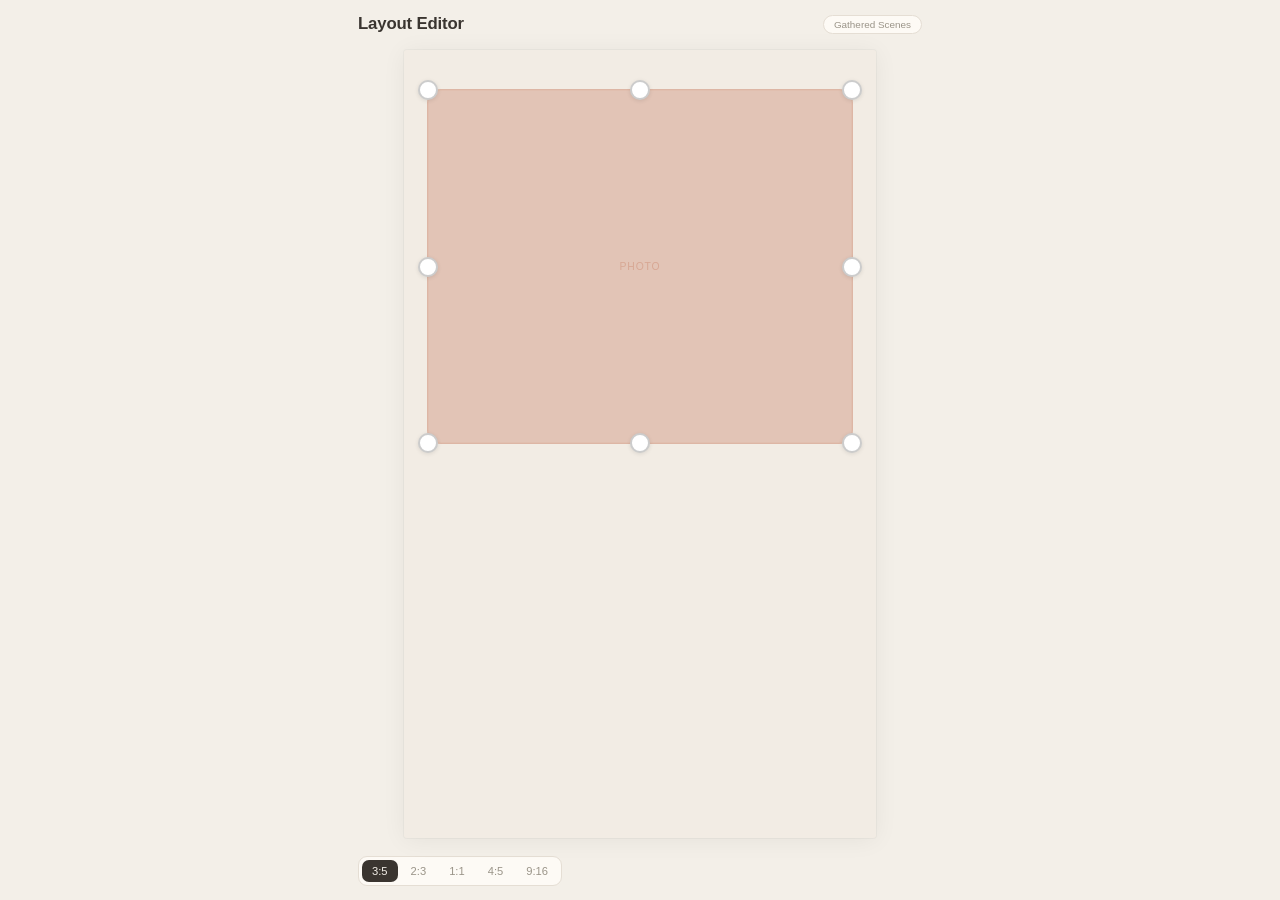
<file: layout-editor/index.html>
<!DOCTYPE html>
<html lang="zh-CN">
<head>
<meta charset="UTF-8">
<meta name="viewport" content="width=device-width, initial-scale=1.0, user-scalable=no">
<title>Layout Editor</title>
<style>
:root{
  --bg:#f3efe8;--paper:#fdfaf5;
  --text:#3a3530;--muted:#9a9488;
  --accent:rgba(199,125,97,0.35);
  --accent-solid:#c77d61;
  --illust:rgba(180,155,130,0.15);
}
*{margin:0;padding:0;box-sizing:border-box}
html,body{height:100%}
body{
  font-family:-apple-system,"PingFang SC","Noto Sans SC",sans-serif;
  background:var(--bg);color:var(--text);
  display:flex;flex-direction:column;align-items:center;
  overflow-x:hidden;
  -webkit-user-select:none;user-select:none;
  -webkit-tap-highlight-color:transparent;
}

header{
  width:100%;max-width:600px;padding:14px 18px 6px;
  display:flex;align-items:center;justify-content:space-between;
}
header h1{font-size:1.05rem;font-weight:600;letter-spacing:-0.01em}
header .badge{font-size:0.62rem;color:var(--muted);background:var(--paper);border:1px solid #e5ded4;padding:3px 10px;border-radius:10px}

.stage{
  flex:1;width:100%;max-width:600px;
  display:flex;align-items:center;justify-content:center;
  padding:10px 18px;min-height:0;
}
.canvas{
  position:relative;background:var(--paper);
  box-shadow:0 2px 24px rgba(0,0,0,0.06),0 0 0 1px rgba(0,0,0,0.03);
  border-radius:3px;max-height:100%;
  aspect-ratio:var(--rw)/var(--rh);
  touch-action:none;overflow:hidden;
}

.illust-layer{
  position:absolute;inset:0;z-index:1;pointer-events:none;
  background:var(--illust);
}

.block{
  position:absolute;z-index:2;cursor:grab;touch-action:none;
  background:var(--accent);
  border-radius:14px;
  border:1.5px solid rgba(199,125,97,0.2);
  box-shadow:0 0 0 1px rgba(199,125,97,0.08) inset;
}
.block:active{cursor:grabbing}
.block .label{
  position:absolute;inset:0;display:flex;align-items:center;justify-content:center;
  font-size:clamp(0.5rem,1vw,0.65rem);font-weight:500;
  color:rgba(199,125,97,0.4);pointer-events:none;
  letter-spacing:0.08em;text-transform:uppercase;
}

.handle{
  position:absolute;width:20px;height:20px;
  background:#fff;border:2px solid rgba(0,0,0,0.2);
  border-radius:50%;z-index:10;
  transform:translate(-50%,-50%);
  box-shadow:0 1px 4px rgba(0,0,0,0.1);
  transition:transform 0.12s,background 0.12s,border-color 0.12s;
}
.handle:active{background:var(--accent-solid);border-color:var(--accent-solid);transform:translate(-50%,-50%) scale(1.35)}
.nw{top:0;left:0}
.ne{top:0;left:100%}
.sw{top:100%;left:0}
.se{top:100%;left:100%}
.n{top:0;left:50%}
.s{top:100%;left:50%}
.w{top:50%;left:0}
.e{top:50%;left:100%}

.bar{
  width:100%;max-width:600px;padding:8px 18px 14px;
  display:flex;gap:6px;align-items:center;
}
.chip-row{
  display:flex;gap:3px;
  background:var(--paper);border:1px solid #e5ded4;
  border-radius:9px;padding:3px;
}
.chip{
  padding:5px 10px;font-size:0.7rem;font-weight:500;
  border-radius:7px;cursor:pointer;color:var(--muted);
  white-space:nowrap;border:none;background:none;
  transition:all 0.15s;
}
.chip.on{background:var(--text);color:var(--bg)}
.chip:active{opacity:0.7}

.act{
  padding:6px 12px;font-size:0.7rem;font-weight:500;
  border:1px solid #e5ded4;border-radius:9px;cursor:pointer;
  color:var(--muted);background:var(--paper);white-space:nowrap;
}
.act.go{background:var(--text);color:var(--bg);border-color:var(--text)}
.act.go:active{opacity:0.8}

.toast{
  position:fixed;bottom:80px;left:50%;transform:translateX(-50%);
  background:var(--text);color:var(--bg);
  padding:10px 22px;border-radius:10px;
  font-size:0.75rem;z-index:100;
  opacity:0;pointer-events:none;transition:opacity 0.3s;
  max-width:90vw;text-align:center;
}
.toast.show{opacity:1}

@media(max-width:480px){
  header{padding:10px 14px 4px}
  header h1{font-size:0.95rem}
  .stage{padding:6px 12px}
  .bar{padding:6px 12px 12px}
  .chip{padding:5px 8px;font-size:0.66rem}
  .act{padding:5px 10px;font-size:0.66rem}
  .handle{width:26px;height:26px}
}
</style>
</head>
<body>

<header>
  <h1>Layout Editor</h1>
  <span class="badge">Gathered Scenes</span>
</header>

<div class="stage" id="stage">
  <div class="canvas" id="cv">
    <div class="illust-layer"></div>
    <div class="block" id="block"><span class="label">PHOTO</span></div>
  </div>
</div>

<div class="bar" id="bar">
  <div class="chip-row" id="ratioRow"></div>
  <button class="act go" id="applyBtn" style="display:none">应用</button>
</div>

<div class="toast" id="toast"></div>

<script>
(()=>{
const s={rw:3,rh:5,px:5,py:5,pw:90,ph:45};
const stage=document.getElementById('stage');
const cv=document.getElementById('cv');
const blk=document.getElementById('block');
const toast=document.getElementById('toast');

['nw','n','ne','e','se','s','sw','w'].forEach(d=>{
  const h=document.createElement('div');h.className='handle '+d;h.dataset.dir=d;blk.appendChild(h);
});

function resize(){
  const maxH=stage.clientHeight-20;
  const maxW=stage.clientWidth-20;
  const r=s.rw/s.rh;
  let w,h;
  if(maxH*r<=maxW){h=maxH;w=h*r}else{w=maxW;h=w/r}
  cv.style.width=w+'px';cv.style.height=h+'px';
  document.documentElement.style.setProperty('--rw',s.rw);
  document.documentElement.style.setProperty('--rh',s.rh);
  apply();
}
function apply(){
  const cw=cv.clientWidth,ch=cv.clientHeight;
  blk.style.left=(s.px/100*cw)+'px';
  blk.style.top=(s.py/100*ch)+'px';
  blk.style.width=(s.pw/100*cw)+'px';
  blk.style.height=(s.ph/100*ch)+'px';
}

let drag=null,ds={};
blk.addEventListener('mousedown',e=>{
  if(e.target.classList.contains('handle'))return;
  drag='move';ds={x:e.clientX,y:e.clientY,px:s.px,py:s.py};
});
blk.addEventListener('touchstart',e=>{
  if(e.target.classList.contains('handle'))return;
  drag='move';const t=e.touches[0];ds={x:t.clientX,y:t.clientY,px:s.px,py:s.py};
},{passive:false});
blk.querySelectorAll('.handle').forEach(h=>{
  h.addEventListener('mousedown',e=>{
    e.stopPropagation();drag='resize';
    ds={x:e.clientX,y:e.clientY,px:s.px,py:s.py,pw:s.pw,ph:s.ph,dir:h.dataset.dir};
  });
  h.addEventListener('touchstart',e=>{
    e.stopPropagation();drag='resize';
    const t=e.touches[0];
    ds={x:t.clientX,y:t.clientY,px:s.px,py:s.py,pw:s.pw,ph:s.ph,dir:h.dataset.dir};
  },{passive:false});
});
function onMove(e){
  if(!drag)return;e.preventDefault();
  const pt=e.touches?e.touches[0]:e;
  const cw=cv.clientWidth,ch=cv.clientHeight;
  const dx=(pt.clientX-ds.x)/cw*100;
  const dy=(pt.clientY-ds.y)/ch*100;
  if(drag==='move'){
    s.px=Math.max(0,Math.min(100-s.pw,ds.px+dx));
    s.py=Math.max(0,Math.min(100-s.ph,ds.py+dy));
  }else{
    const d=ds.dir;
    if(d.includes('e'))s.pw=Math.round(Math.max(10,Math.min(100-s.px,ds.pw+dx)));
    if(d.includes('w')){const n=Math.max(0,Math.min(ds.px+ds.pw-10,ds.px+dx));s.px=Math.round(n);s.pw=Math.round(ds.px+ds.pw-s.px)}
    if(d.includes('s'))s.ph=Math.round(Math.max(10,Math.min(100-s.py,ds.ph+dy)));
    if(d.includes('n')){const n=Math.max(0,Math.min(ds.py+ds.ph-10,ds.py+dy));s.py=Math.round(n);s.ph=Math.round(ds.py+ds.ph-s.py)}
  }
  s.px=Math.max(0,Math.min(95,Math.round(s.px)));
  s.py=Math.max(0,Math.min(95,Math.round(s.py)));
  s.pw=Math.max(10,Math.min(90,Math.round(s.pw)));
  s.ph=Math.max(10,Math.min(90,Math.round(s.ph)));
  if(s.px+s.pw>100)s.pw=100-s.px;
  if(s.py+s.ph>100)s.ph=100-s.py;
  apply();
}
function onEnd(){drag=null}
document.addEventListener('mousemove',onMove);
document.addEventListener('touchmove',onMove,{passive:false});
document.addEventListener('mouseup',onEnd);
document.addEventListener('touchend',onEnd);

// ratio chips
(function(){
  const wrap=document.getElementById('ratioRow');
  [{label:'3:5',rw:3,rh:5},{label:'2:3',rw:2,rh:3},{label:'1:1',rw:1,rh:1},{label:'4:5',rw:4,rh:5},{label:'9:16',rw:9,rh:16}].forEach((it,i)=>{
    const el=document.createElement('button');
    el.className='chip'+(i===0?' on':'');
    el.textContent=it.label;
    el.addEventListener('click',()=>{
      wrap.querySelectorAll('.chip').forEach(c=>c.classList.remove('on'));
      el.classList.add('on');
      s.rw=it.rw;s.rh=it.rh;resize();
    });
    wrap.appendChild(el);
  });
})();

function buildDesc(){
  return `Composition: user-defined. ${s.rw}:${s.rh} canvas. The photo occupies (${s.px}%,${s.py}%) ${s.pw}%×${s.ph}%. The illustration fills the remaining canvas. One continuous scene across the boundary.`;
}

if(window!==window.parent){
  document.getElementById('applyBtn').style.display='';
  document.getElementById('applyBtn').addEventListener('click',()=>{
    window.parent.postMessage({type:'gs-layout',layout:buildDesc()},'*');
    showToast('已应用');
  });
}

function showToast(msg){
  toast.textContent=msg;toast.classList.add('show');
  clearTimeout(toast._t);toast._t=setTimeout(()=>toast.classList.remove('show'),2000);
}

window.addEventListener('resize',resize);
resize();
})();
</script>
</body>
</html>
</file>
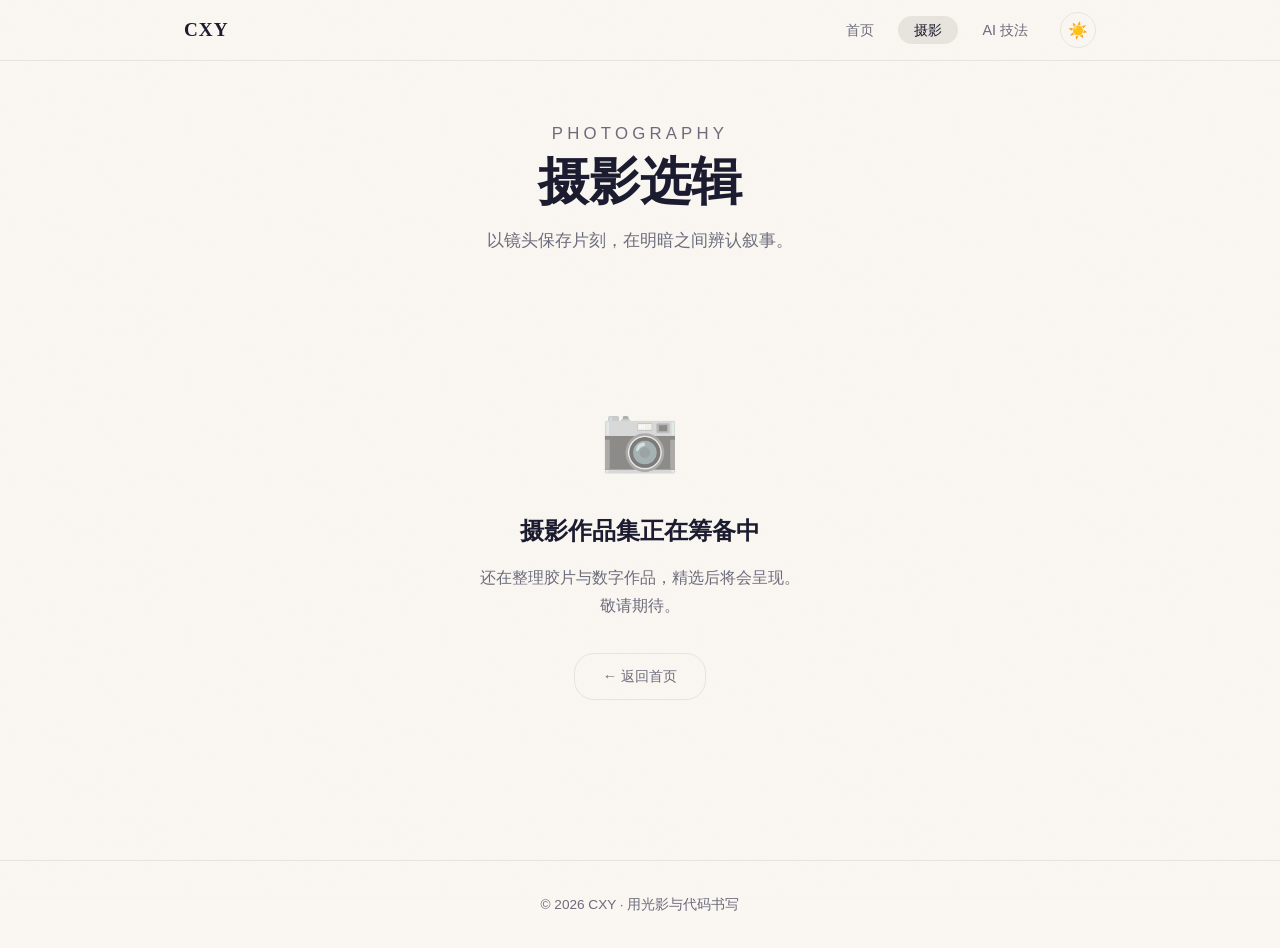
<file: photography/index.html>
<!DOCTYPE html>
<html lang="zh-CN">
<head>
  <meta charset="UTF-8">
  <meta name="viewport" content="width=device-width, initial-scale=1.0">
  <meta name="description" content="CXY 的摄影作品集">
  <title>摄影 · CXY</title>
  <link rel="stylesheet" href="/css/style.css">
  <link rel="icon" href="data:image/svg+xml,<svg xmlns='http://www.w3.org/2000/svg' viewBox='0 0 100 100'><text y='.9em' font-size='90'>📷</text></svg>">
  <style>
    .coming-soon {
      text-align: center; padding: 80px 24px; max-width: 480px; margin: 0 auto;
    }
    .coming-soon-icon {
      font-size: 4rem; margin-bottom: 1.5rem; display: block;
      opacity: 0.5; filter: grayscale(0.6);
    }
    .coming-soon h2 {
      font-size: 1.5rem; margin-bottom: 1rem; color: var(--text);
    }
    .coming-soon p {
      color: var(--text-muted); font-size: 1rem; line-height: 1.8; margin-bottom: 2rem;
    }
    .coming-soon .back-link {
      display: inline-block; padding: 10px 28px; border: 1px solid var(--border);
      border-radius: 20px; font-size: 0.9rem; color: var(--text-muted);
      transition: all var(--transition);
    }
    .coming-soon .back-link:hover {
      border-color: var(--accent-1); color: var(--accent-1);
    }
  </style>
</head>
<body>

  <!-- Navigation -->
  <nav class="nav">
    <div class="nav-inner">
      <a href="/" class="nav-logo">CXY</a>
      <ul class="nav-links">
        <li><a href="/">首页</a></li>
        <li><a href="/photography/">摄影</a></li>
        <li><a href="/ai-skills/">AI 技法</a></li>
        <li>
          <button id="themeToggle" class="theme-toggle" aria-label="切换主题">☀️</button>
        </li>
      </ul>
    </div>
  </nav>

  <!-- Page Header -->
  <header class="page-header">
    <div class="container">
      <p class="hero-subtitle reveal">Photography</p>
      <h1 class="reveal">摄影选辑</h1>
      <p class="reveal">以镜头保存片刻，在明暗之间辨认叙事。</p>
    </div>
  </header>

  <!-- Coming Soon -->
  <section class="section" style="padding-top:0;">
    <div class="container">
      <div class="coming-soon reveal">
        <div class="coming-soon-icon">📷</div>
        <h2>摄影作品集正在筹备中</h2>
        <p>还在整理胶片与数字作品，精选后将会呈现。<br>敬请期待。</p>
        <a href="/" class="back-link">← 返回首页</a>
      </div>
    </div>
  </section>

  <!-- Footer -->
  <footer class="footer">
    <div class="container">
      <p>&copy; 2026 CXY · 用光影与代码书写</p>
    </div>
  </footer>

  <script src="/js/main.js"></script>
</body>
</html>
</file>
<file: css/style.css>
/* ============================================
   CXY.BLOG — 个人站样式
   ============================================ */

/* ---------- CSS Variables ---------- */
:root {
  --bg: #faf7f2;
  --bg-card: #ffffff;
  --text: #1a1a2e;
  --text-muted: #6b6b7b;
  --accent-1: #c77d61;
  --accent-2: #e8b87a;
  --border: #e8e4de;
  --shadow: rgba(26, 26, 46, 0.06);
  --shadow-hover: rgba(26, 26, 46, 0.12);
  --nav-bg: rgba(250, 247, 242, 0.85);
  --grain-opacity: 0.03;
  --transition: 0.4s cubic-bezier(0.22, 1, 0.36, 1);
}

[data-theme="dark"] {
  --bg: #1a1a2e;
  --bg-card: #232341;
  --text: #e8e4de;
  --text-muted: #9a9ab0;
  --accent-1: #e8a87a;
  --accent-2: #c77d61;
  --border: #2e2e4a;
  --shadow: rgba(0, 0, 0, 0.2);
  --shadow-hover: rgba(0, 0, 0, 0.35);
  --nav-bg: rgba(26, 26, 46, 0.85);
  --grain-opacity: 0.05;
}

/* ---------- Reset & Base ---------- */
*, *::before, *::after { box-sizing: border-box; margin: 0; padding: 0; }

html { scroll-behavior: smooth; }

body {
  font-family: -apple-system, BlinkMacSystemFont, "Segoe UI", Roboto, "Helvetica Neue", Arial, sans-serif;
  background: var(--bg);
  color: var(--text);
  line-height: 1.7;
  -webkit-font-smoothing: antialiased;
  -moz-osx-font-smoothing: grayscale;
  transition: background var(--transition), color var(--transition);
  overflow-x: hidden;
}

/* ---------- Paper Grain Texture ---------- */
body::before {
  content: '';
  position: fixed;
  inset: 0;
  z-index: 9999;
  pointer-events: none;
  opacity: var(--grain-opacity);
  background-image: url("data:image/svg+xml,%3Csvg viewBox='0 0 256 256' xmlns='http://www.w3.org/2000/svg'%3E%3Cfilter id='noise'%3E%3CfeTurbulence type='fractalNoise' baseFrequency='0.9' numOctaves='4' stitchTiles='stitch'/%3E%3C/filter%3E%3Crect width='100%25' height='100%25' filter='url(%23noise)'/%3E%3C/svg%3E");
  background-repeat: repeat;
  background-size: 256px 256px;
}

/* ---------- Typography ---------- */
h1, h2, h3, h4 {
  font-family: Georgia, "Times New Roman", serif;
  font-weight: 700;
  line-height: 1.3;
}

a {
  color: var(--accent-1);
  text-decoration: none;
  transition: color var(--transition);
}
a:hover { color: var(--accent-2); }

/* ---------- Utilities ---------- */
.container {
  max-width: 960px;
  margin: 0 auto;
  padding: 0 24px;
}

.section-title {
  font-size: 2rem;
  margin-bottom: 1.5rem;
  position: relative;
  display: inline-block;
}
.section-title::after {
  content: '';
  position: absolute;
  bottom: -4px;
  left: 0;
  width: 48px;
  height: 3px;
  background: linear-gradient(90deg, var(--accent-1), var(--accent-2));
  border-radius: 2px;
}

/* ---------- Reveal Animation ---------- */
.reveal {
  opacity: 0;
  transform: translateY(30px);
  transition: opacity 0.7s ease, transform 0.7s ease;
}
.reveal.visible {
  opacity: 1;
  transform: translateY(0);
}

/* ---------- Navigation ---------- */
.nav {
  position: fixed;
  top: 0;
  left: 0;
  right: 0;
  z-index: 1000;
  background: var(--nav-bg);
  backdrop-filter: blur(20px) saturate(1.4);
  -webkit-backdrop-filter: blur(20px) saturate(1.4);
  border-bottom: 1px solid var(--border);
  transition: transform var(--transition), background var(--transition);
}

.nav.hidden { transform: translateY(-100%); }

.nav-inner {
  max-width: 960px;
  margin: 0 auto;
  padding: 0 24px;
  height: 60px;
  display: flex;
  align-items: center;
  justify-content: space-between;
}

.nav-logo {
  font-family: Georgia, serif;
  font-size: 1.2rem;
  font-weight: 700;
  color: var(--text);
  letter-spacing: 0.05em;
}
.nav-logo:hover { color: var(--accent-1); }

.nav-links {
  display: flex;
  align-items: center;
  gap: 8px;
  list-style: none;
}

.nav-links a {
  padding: 6px 16px;
  font-size: 0.9rem;
  color: var(--text-muted);
  border-radius: 20px;
  transition: all var(--transition);
  position: relative;
}
.nav-links a::after {
  content: '';
  position: absolute;
  bottom: 2px;
  left: 50%;
  width: 0;
  height: 2px;
  background: var(--accent-1);
  border-radius: 1px;
  transition: all var(--transition);
  transform: translateX(-50%);
}
.nav-links a:hover { color: var(--text); }
.nav-links a:hover::after { width: 60%; }
.nav-links a.active {
  color: var(--text);
  background: var(--border);
}

/* Theme Toggle */
.theme-toggle {
  background: none;
  border: 1px solid var(--border);
  border-radius: 50%;
  width: 36px;
  height: 36px;
  cursor: pointer;
  display: flex;
  align-items: center;
  justify-content: center;
  font-size: 1rem;
  color: var(--text-muted);
  transition: all var(--transition);
  margin-left: 8px;
}
.theme-toggle:hover {
  color: var(--text);
  border-color: var(--text-muted);
  transform: rotate(15deg);
}

/* ---------- Hero ---------- */
.hero {
  min-height: 100vh;
  display: flex;
  flex-direction: column;
  align-items: center;
  justify-content: center;
  text-align: center;
  padding: 120px 24px 80px;
  position: relative;
}

.hero-subtitle {
  font-size: 0.95rem;
  text-transform: uppercase;
  letter-spacing: 0.25em;
  color: var(--text-muted);
  margin-bottom: 1.5rem;
  font-weight: 500;
}

.hero-title {
  font-size: clamp(2.8rem, 8vw, 5rem);
  margin-bottom: 1.5rem;
  background: linear-gradient(135deg, var(--accent-1), var(--accent-2), var(--accent-1));
  background-size: 200% 200%;
  -webkit-background-clip: text;
  background-clip: text;
  -webkit-text-fill-color: transparent;
  animation: gradient-shift 6s ease infinite;
}

@keyframes gradient-shift {
  0%, 100% { background-position: 0% 50%; }
  50% { background-position: 100% 50%; }
}

.hero-desc {
  font-size: 1.15rem;
  color: var(--text-muted);
  max-width: 560px;
  line-height: 1.8;
}

.hero-scroll {
  position: absolute;
  bottom: 40px;
  left: 50%;
  transform: translateX(-50%);
  display: flex;
  flex-direction: column;
  align-items: center;
  gap: 8px;
  color: var(--text-muted);
  font-size: 0.75rem;
  letter-spacing: 0.15em;
  text-transform: uppercase;
  animation: float 2.5s ease-in-out infinite;
}

@keyframes float {
  0%, 100% { transform: translateX(-50%) translateY(0); }
  50% { transform: translateX(-50%) translateY(8px); }
}

.hero-scroll .arrow {
  width: 20px;
  height: 20px;
  border-right: 2px solid var(--text-muted);
  border-bottom: 2px solid var(--text-muted);
  transform: rotate(45deg);
}

/* ---------- Section ---------- */
.section {
  padding: 80px 0;
}

/* ---------- Project Cards ---------- */
.project-grid {
  display: grid;
  grid-template-columns: repeat(auto-fit, minmax(280px, 1fr));
  gap: 32px;
  margin-top: 2rem;
}

.project-card {
  background: var(--bg-card);
  border: 1px solid var(--border);
  border-radius: 16px;
  padding: 36px 32px;
  transition: all var(--transition);
  cursor: pointer;
  position: relative;
  overflow: hidden;
}
.project-card::before {
  content: '';
  position: absolute;
  top: 0;
  left: 0;
  right: 0;
  height: 3px;
  background: linear-gradient(90deg, var(--accent-1), var(--accent-2));
  transform: scaleX(0);
  transform-origin: left;
  transition: transform var(--transition);
}
.project-card:hover {
  transform: translateY(-6px);
  box-shadow: 0 16px 48px var(--shadow-hover);
}
.project-card:hover::before { transform: scaleX(1); }

.project-card-icon {
  font-size: 2.2rem;
  margin-bottom: 1rem;
  display: block;
}

.project-card h3 {
  font-size: 1.3rem;
  margin-bottom: 0.5rem;
}

.project-card p {
  color: var(--text-muted);
  font-size: 0.95rem;
  line-height: 1.6;
}

.project-card .card-link {
  display: inline-flex;
  align-items: center;
  gap: 6px;
  margin-top: 1rem;
  font-size: 0.9rem;
  font-weight: 500;
  color: var(--accent-1);
}
.project-card .card-link::after {
  content: '→';
  transition: transform var(--transition);
}
.project-card:hover .card-link::after {
  transform: translateX(4px);
}

/* ---------- Photography Grid ---------- */
.photo-grid {
  display: grid;
  grid-template-columns: repeat(auto-fill, minmax(280px, 1fr));
  gap: 16px;
}
.photo-grid .photo-item {
  aspect-ratio: 3/4;
  background: var(--border);
  border-radius: 12px;
  overflow: hidden;
  transition: all var(--transition);
  cursor: pointer;
  position: relative;
}
.photo-grid .photo-item:hover {
  transform: scale(1.02);
  box-shadow: 0 12px 36px var(--shadow-hover);
}
.photo-grid .photo-item img {
  width: 100%;
  height: 100%;
  object-fit: cover;
  display: block;
}
.photo-grid .photo-item .placeholder {
  width: 100%;
  height: 100%;
  display: flex;
  align-items: center;
  justify-content: center;
  font-size: 3rem;
  color: var(--text-muted);
  background: linear-gradient(135deg, var(--border), var(--bg-card));
}
.photo-grid .photo-item:nth-child(3n) {
  grid-column: span 2;
  aspect-ratio: 3/2;
}

/* ---------- Skills Cards ---------- */
.skills-grid {
  display: grid;
  grid-template-columns: repeat(auto-fill, minmax(300px, 1fr));
  gap: 24px;
  margin-top: 2rem;
}

.skill-card {
  background: var(--bg-card);
  border: 1px solid var(--border);
  border-radius: 14px;
  padding: 28px;
  transition: all var(--transition);
  position: relative;
}
.skill-card:hover {
  transform: translateY(-4px);
  box-shadow: 0 12px 36px var(--shadow-hover);
}

.skill-card-tags {
  display: flex;
  flex-wrap: wrap;
  gap: 6px;
  margin-bottom: 12px;
}
.skill-card-tags span {
  font-size: 0.75rem;
  padding: 3px 10px;
  border-radius: 12px;
  background: var(--border);
  color: var(--text-muted);
  font-weight: 500;
}

.skill-card h3 {
  font-size: 1.15rem;
  margin-bottom: 0.5rem;
}

.skill-card p {
  font-size: 0.9rem;
  color: var(--text-muted);
  line-height: 1.6;
}

/* ---------- Footer ---------- */
.footer {
  border-top: 1px solid var(--border);
  padding: 32px 0;
  text-align: center;
  color: var(--text-muted);
  font-size: 0.85rem;
}

/* ---------- Page Header ---------- */
.page-header {
  padding: 120px 0 48px;
  text-align: center;
}
.page-header h1 {
  font-size: clamp(2rem, 5vw, 3.2rem);
  margin-bottom: 0.75rem;
}
.page-header p {
  color: var(--text-muted);
  font-size: 1.05rem;
  max-width: 480px;
  margin: 0 auto;
}

/* ---------- Responsive ---------- */
@media (max-width: 640px) {
  .nav-links a { padding: 6px 10px; font-size: 0.82rem; }
  .hero-title { font-size: clamp(2rem, 10vw, 3rem); }
  .project-grid { grid-template-columns: 1fr; }
  .photo-grid .photo-item:nth-child(3n) { grid-column: span 1; aspect-ratio: 3/4; }
  .skills-grid { grid-template-columns: 1fr; }
  .section { padding: 48px 0; }
}
</file>
